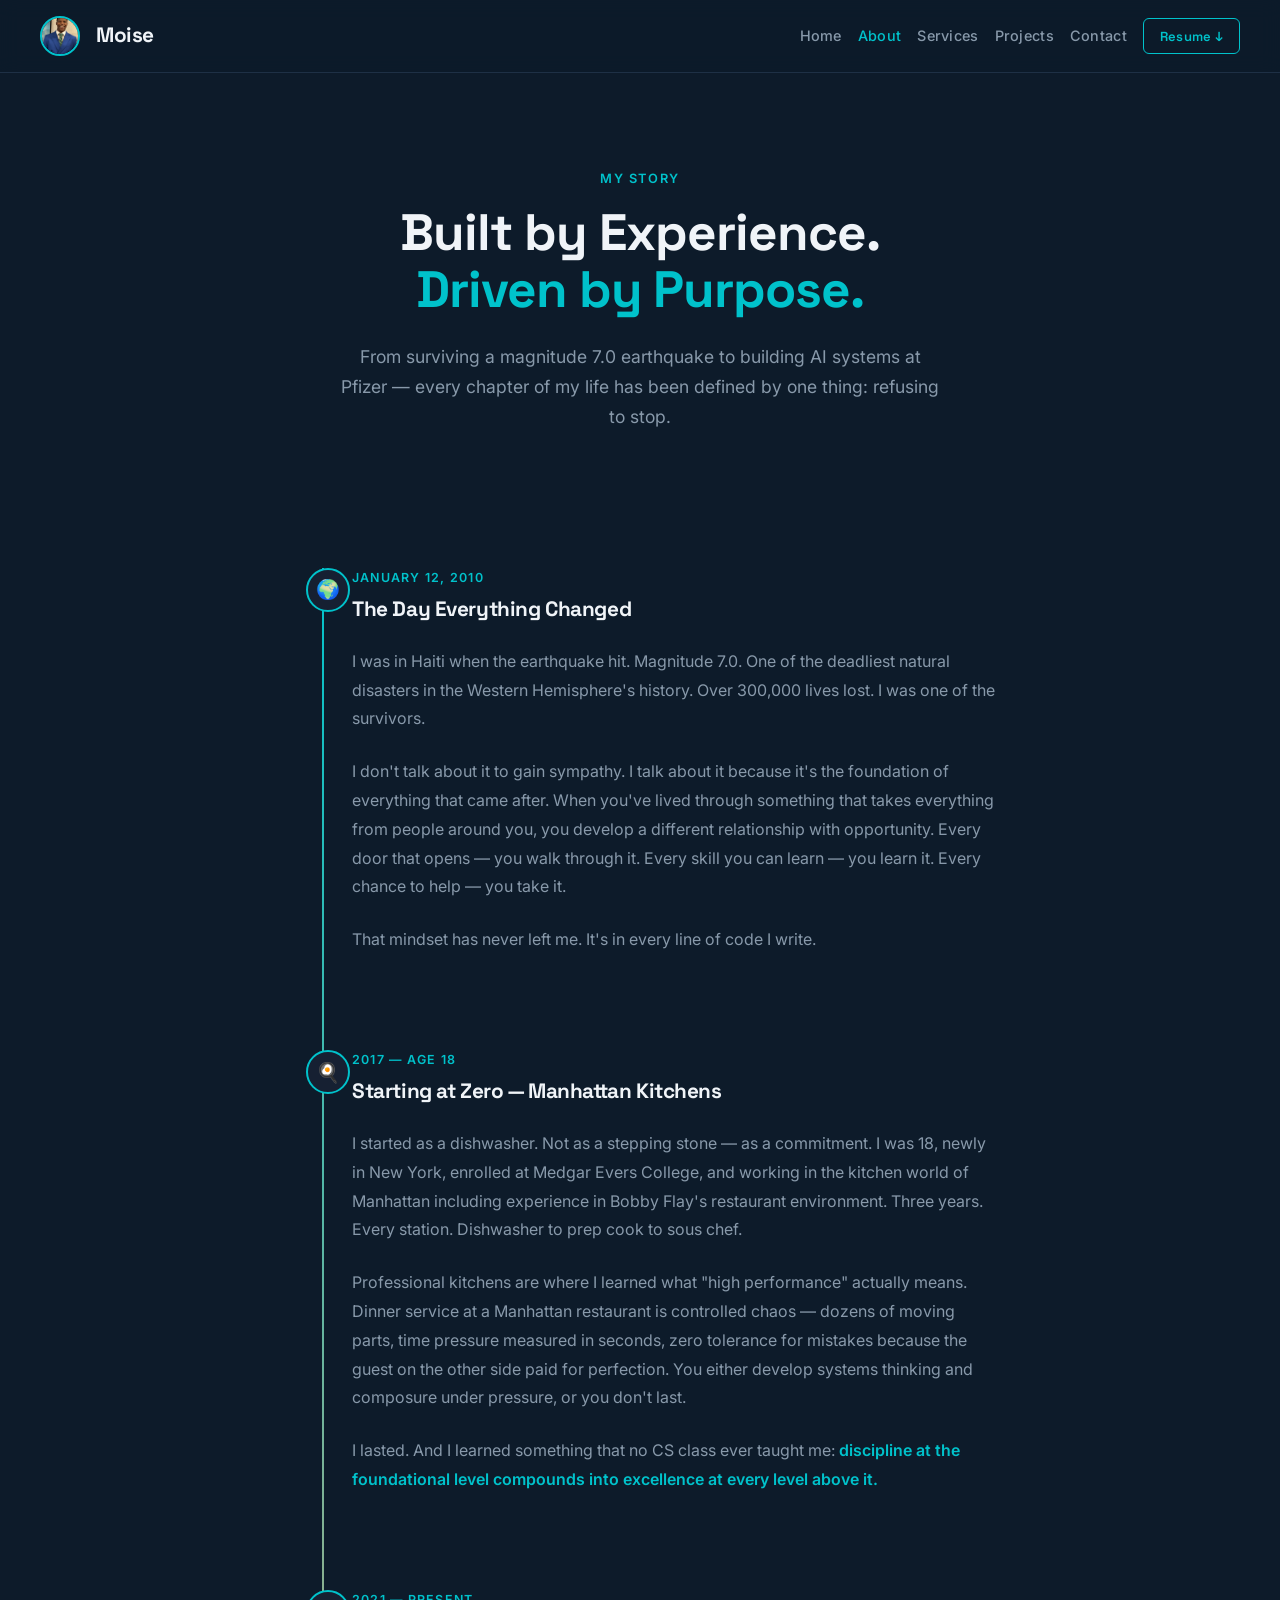
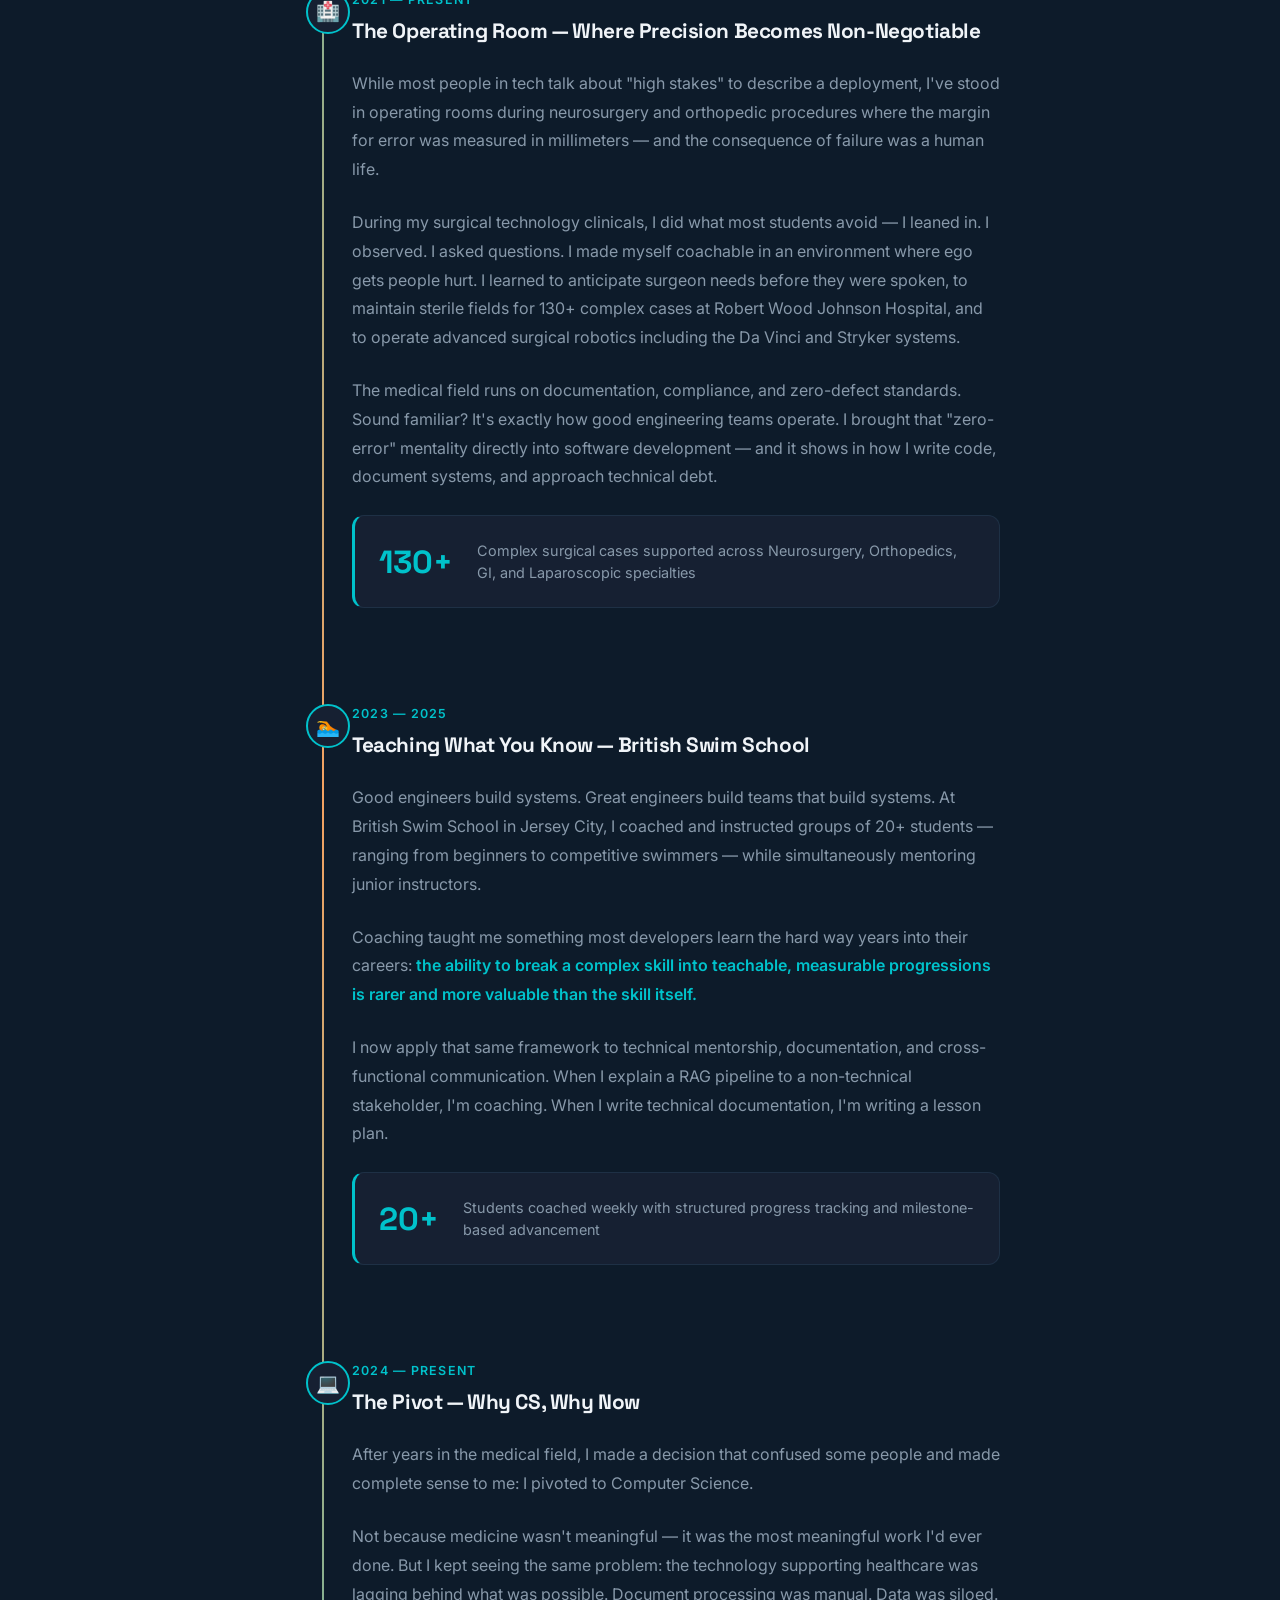
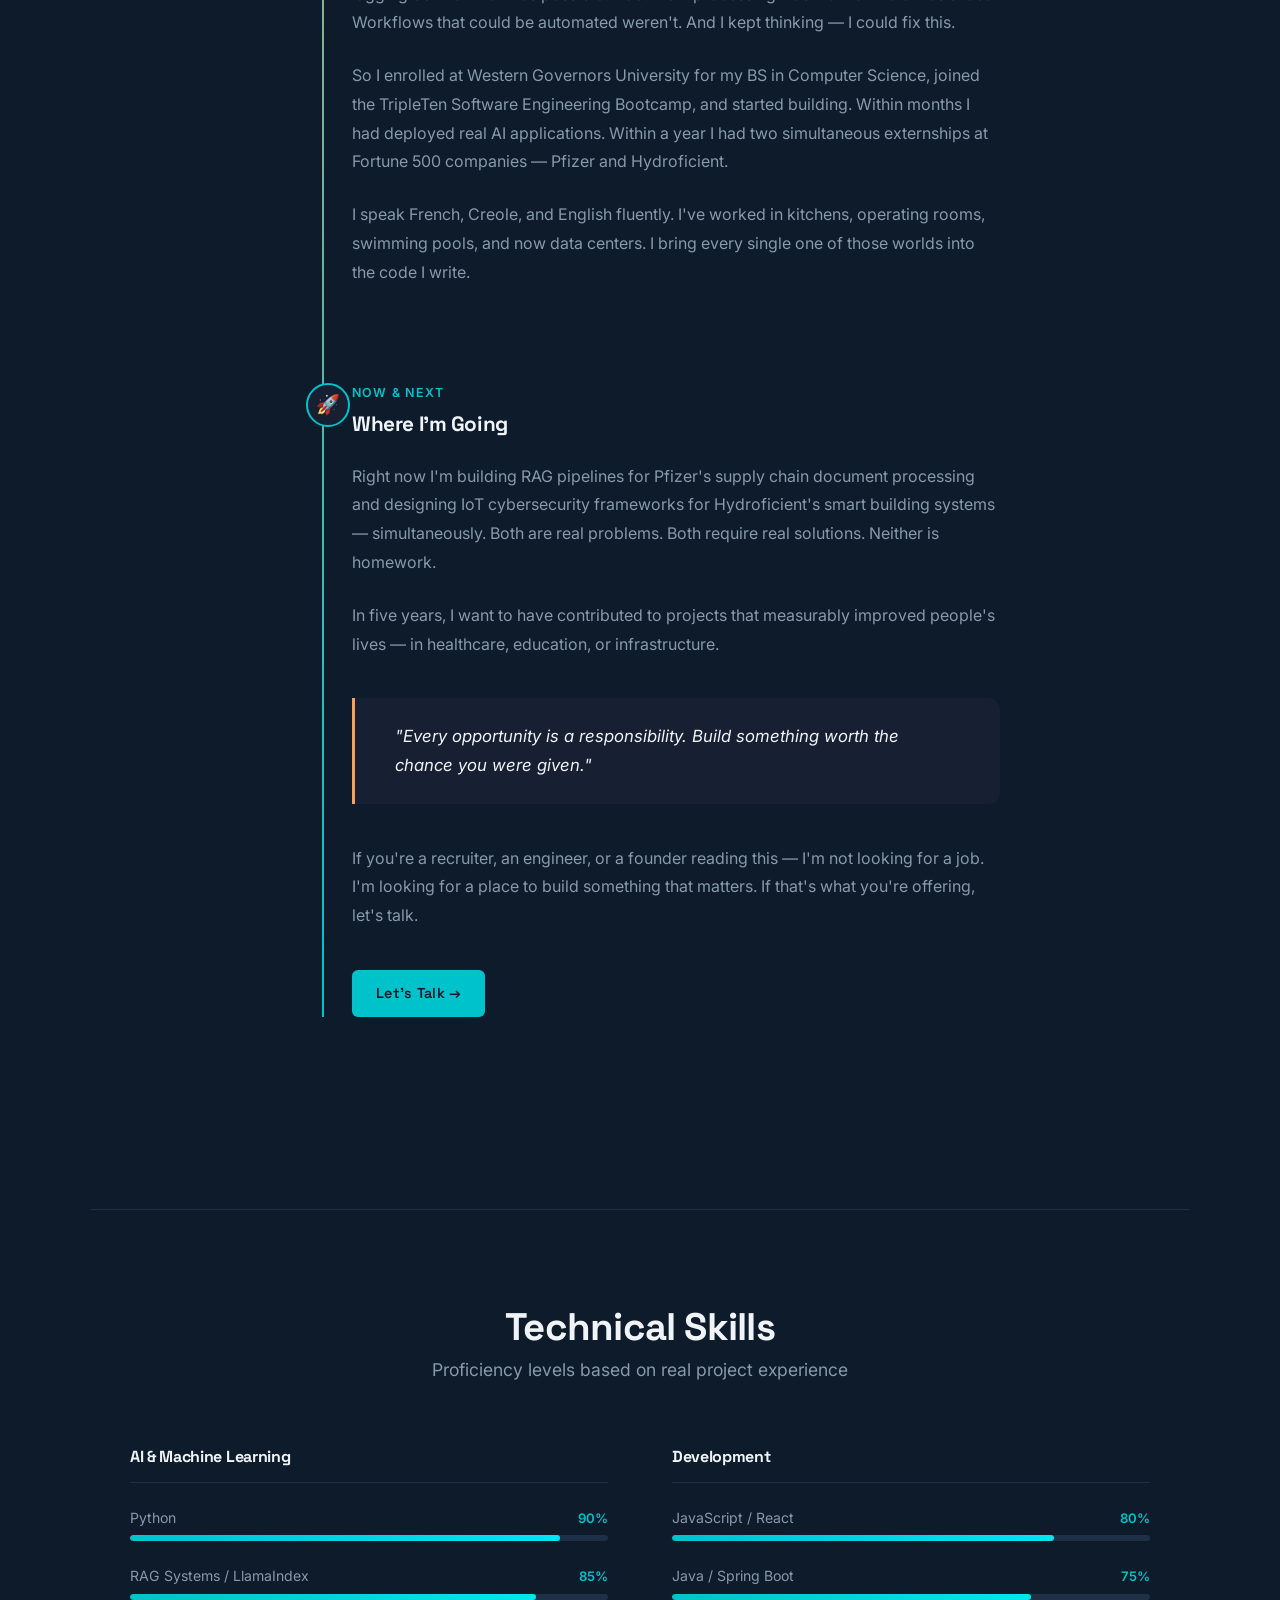
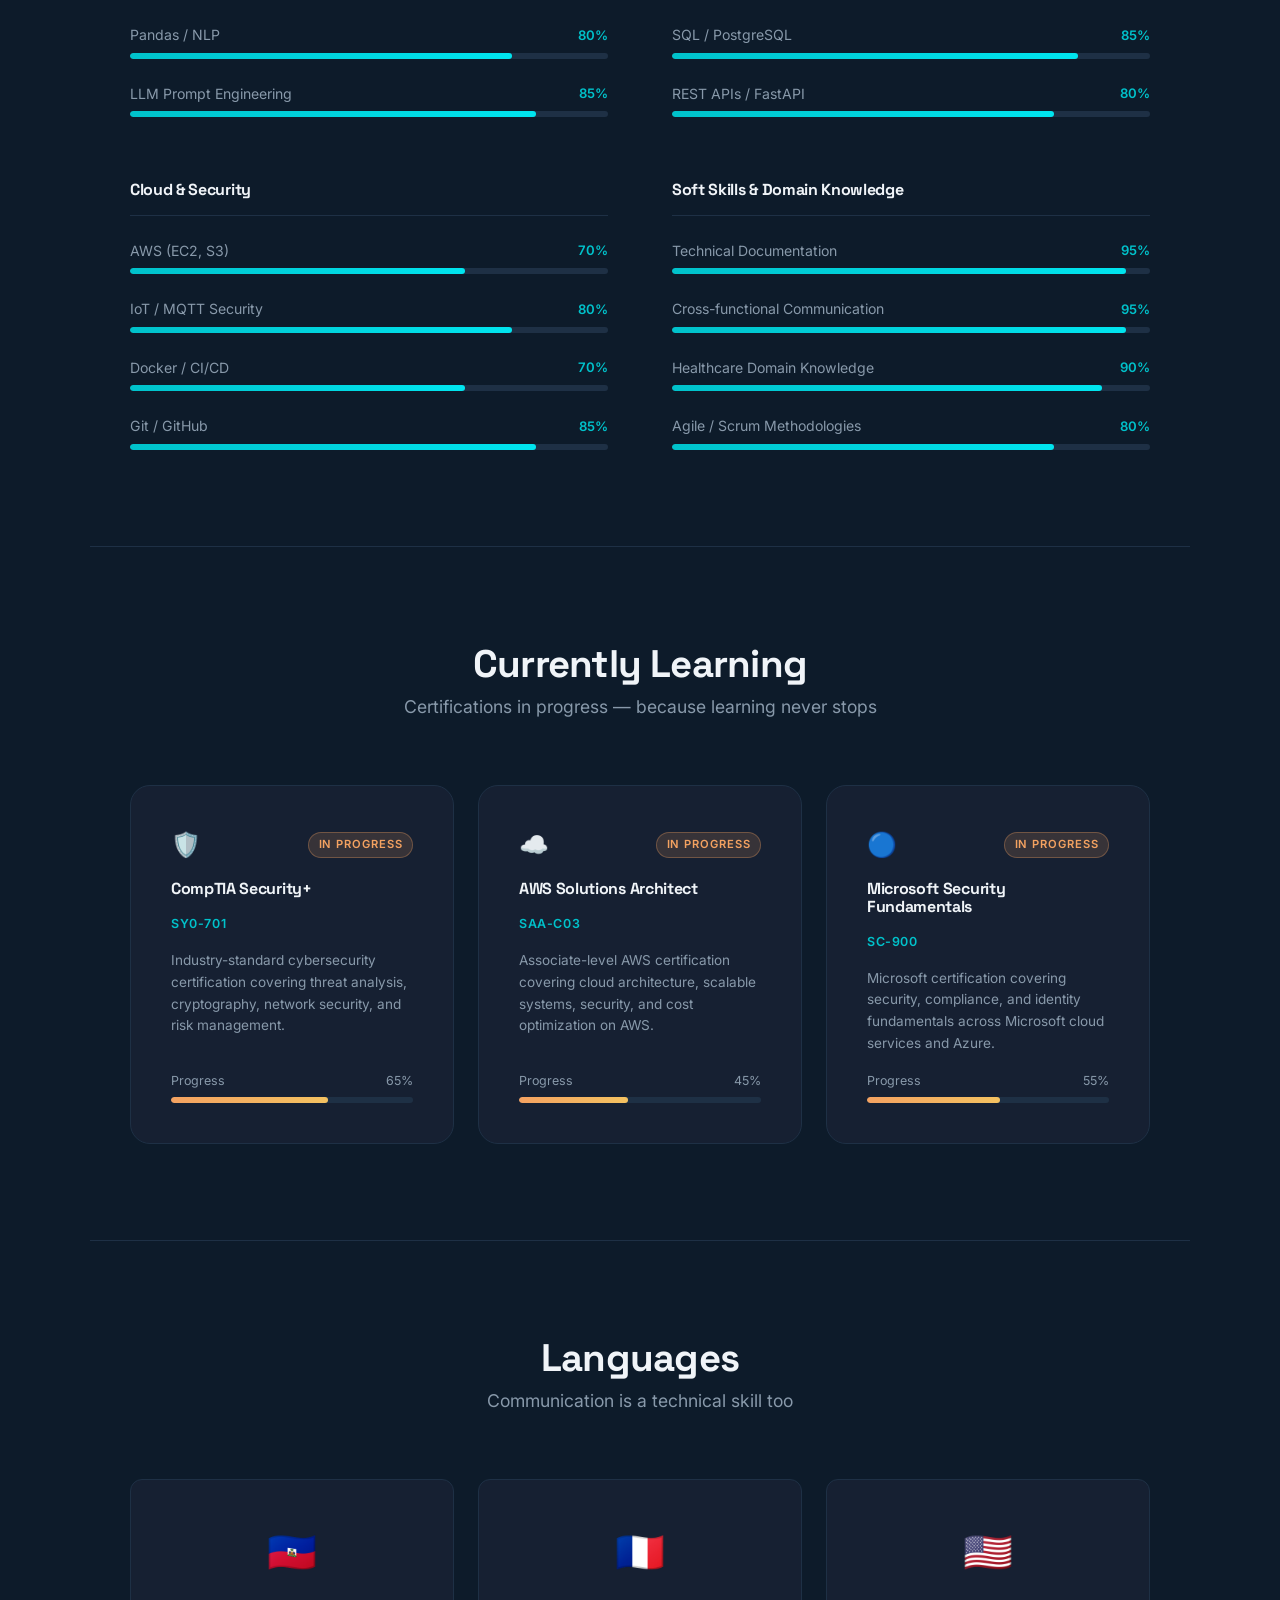
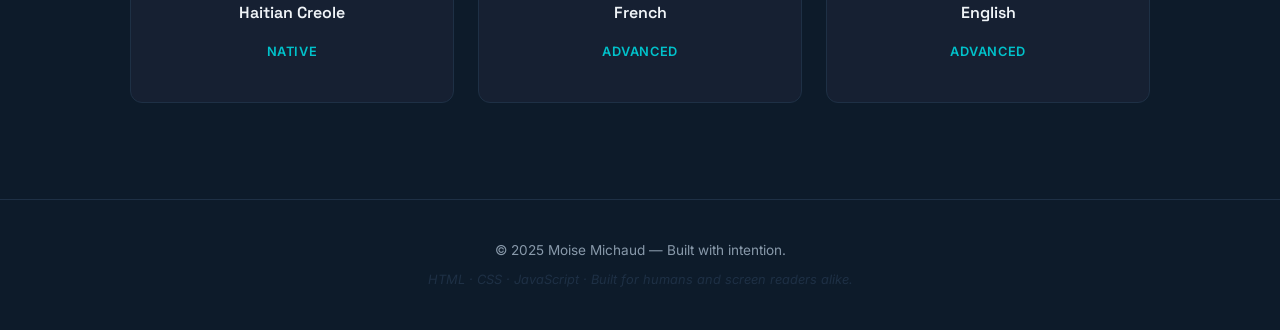
<file: about.html>
<!doctype html>
<html lang="en">
  <head>
    <meta charset="UTF-8" />
    <meta name="viewport" content="width=device-width, initial-scale=1.0" />
    <title>About | Moise Michaud</title>
    <link rel="preconnect" href="https://fonts.googleapis.com" />
    <link rel="preconnect" href="https://fonts.gstatic.com" crossorigin />
    <link
      href="https://fonts.googleapis.com/css2?family=Space+Grotesk:wght@400;600;700&family=Inter:wght@300;400;500&display=swap"
      rel="stylesheet"
    />
    <link rel="stylesheet" href="style.css" />
  </head>
  <body>
    <nav class="navbar" role="navigation" aria-label="Main navigation">
      <div class="nav-brand">
        <img
          src="images/profile.jpg"
          alt="Moise Michaud profile photo"
          class="logo-img"
        />
        <span class="brand-name">Moise</span>
      </div>
      <ul class="nav-links" id="nav-links" role="list">
        <li><a href="index.html" class="nav-link">Home</a></li>
        <li>
          <a href="about.html" class="nav-link active" aria-current="page"
            >About</a
          >
        </li>
        <li><a href="services.html" class="nav-link">Services</a></li>
        <li><a href="projects.html" class="nav-link">Projects</a></li>
        <li><a href="contact.html" class="nav-link">Contact</a></li>
        <li>
          <a
            href="resume.pdf"
            class="btn btn-resume"
            target="_blank"
            rel="noopener noreferrer"
            >Resume ↓</a
          >
        </li>
      </ul>
      <button
        class="nav-hamburger"
        id="nav-hamburger"
        aria-label="Toggle navigation"
        aria-expanded="false"
      >
        ☰
      </button>
    </nav>

    <main id="main-content">
      <section
        class="page-hero about-hero"
        aria-labelledby="about-hero-heading"
      >
        <div class="page-hero-content">
          <p class="hero-eyebrow">My Story</p>
          <h1 id="about-hero-heading" class="page-hero-title">
            Built by Experience.
            <span class="title-accent">Driven by Purpose.</span>
          </h1>
          <p class="page-hero-subtitle">
            From surviving a magnitude 7.0 earthquake to building AI systems at
            Pfizer — every chapter of my life has been defined by one thing:
            refusing to stop.
          </p>
        </div>
      </section>

      <section class="story-section" aria-labelledby="story-heading">
        <div class="timeline" role="list">
          <div
            class="timeline-item"
            role="listitem"
            aria-labelledby="chapter-1"
          >
            <div class="timeline-marker" aria-hidden="true">
              <span class="timeline-icon">🌍</span>
            </div>
            <div class="timeline-content">
              <span class="timeline-date">January 12, 2010</span>
              <h2 id="chapter-1" class="timeline-title">
                The Day Everything Changed
              </h2>
              <p>
                I was in Haiti when the earthquake hit. Magnitude 7.0. One of
                the deadliest natural disasters in the Western Hemisphere's
                history. Over 300,000 lives lost. I was one of the survivors.
              </p>
              <p>
                I don't talk about it to gain sympathy. I talk about it because
                it's the foundation of everything that came after. When you've
                lived through something that takes everything from people around
                you, you develop a different relationship with opportunity.
                Every door that opens — you walk through it. Every skill you can
                learn — you learn it. Every chance to help — you take it.
              </p>
              <p>
                That mindset has never left me. It's in every line of code I
                write.
              </p>
            </div>
          </div>

          <div
            class="timeline-item"
            role="listitem"
            aria-labelledby="chapter-2"
          >
            <div class="timeline-marker" aria-hidden="true">
              <span class="timeline-icon">🍳</span>
            </div>
            <div class="timeline-content">
              <span class="timeline-date">2017 — Age 18</span>
              <h2 id="chapter-2" class="timeline-title">
                Starting at Zero — Manhattan Kitchens
              </h2>
              <p>
                I started as a dishwasher. Not as a stepping stone — as a
                commitment. I was 18, newly in New York, enrolled at Medgar
                Evers College, and working in the kitchen world of Manhattan
                including experience in Bobby Flay's restaurant environment.
                Three years. Every station. Dishwasher to prep cook to sous
                chef.
              </p>
              <p>
                Professional kitchens are where I learned what "high
                performance" actually means. Dinner service at a Manhattan
                restaurant is controlled chaos — dozens of moving parts, time
                pressure measured in seconds, zero tolerance for mistakes
                because the guest on the other side paid for perfection. You
                either develop systems thinking and composure under pressure, or
                you don't last.
              </p>
              <p>
                I lasted. And I learned something that no CS class ever taught
                me:
                <strong
                  >discipline at the foundational level compounds into
                  excellence at every level above it.</strong
                >
              </p>
            </div>
          </div>

          <div
            class="timeline-item"
            role="listitem"
            aria-labelledby="chapter-3"
          >
            <div class="timeline-marker" aria-hidden="true">
              <span class="timeline-icon">🏥</span>
            </div>
            <div class="timeline-content">
              <span class="timeline-date">2021 — Present</span>
              <h2 id="chapter-3" class="timeline-title">
                The Operating Room — Where Precision Becomes Non-Negotiable
              </h2>
              <p>
                While most people in tech talk about "high stakes" to describe a
                deployment, I've stood in operating rooms during neurosurgery
                and orthopedic procedures where the margin for error was
                measured in millimeters — and the consequence of failure was a
                human life.
              </p>
              <p>
                During my surgical technology clinicals, I did what most
                students avoid — I leaned in. I observed. I asked questions. I
                made myself coachable in an environment where ego gets people
                hurt. I learned to anticipate surgeon needs before they were
                spoken, to maintain sterile fields for 130+ complex cases at
                Robert Wood Johnson Hospital, and to operate advanced surgical
                robotics including the Da Vinci and Stryker systems.
              </p>
              <p>
                The medical field runs on documentation, compliance, and
                zero-defect standards. Sound familiar? It's exactly how good
                engineering teams operate. I brought that "zero-error" mentality
                directly into software development — and it shows in how I write
                code, document systems, and approach technical debt.
              </p>
              <div class="story-highlight" role="note">
                <span class="highlight-number">130+</span>
                <span class="highlight-text"
                  >Complex surgical cases supported across Neurosurgery,
                  Orthopedics, GI, and Laparoscopic specialties</span
                >
              </div>
            </div>
          </div>

          <div
            class="timeline-item"
            role="listitem"
            aria-labelledby="chapter-4"
          >
            <div class="timeline-marker" aria-hidden="true">
              <span class="timeline-icon">🏊</span>
            </div>
            <div class="timeline-content">
              <span class="timeline-date">2023 — 2025</span>
              <h2 id="chapter-4" class="timeline-title">
                Teaching What You Know — British Swim School
              </h2>
              <p>
                Good engineers build systems. Great engineers build teams that
                build systems. At British Swim School in Jersey City, I coached
                and instructed groups of 20+ students — ranging from beginners
                to competitive swimmers — while simultaneously mentoring junior
                instructors.
              </p>
              <p>
                Coaching taught me something most developers learn the hard way
                years into their careers:
                <strong
                  >the ability to break a complex skill into teachable,
                  measurable progressions is rarer and more valuable than the
                  skill itself.</strong
                >
              </p>
              <p>
                I now apply that same framework to technical mentorship,
                documentation, and cross-functional communication. When I
                explain a RAG pipeline to a non-technical stakeholder, I'm
                coaching. When I write technical documentation, I'm writing a
                lesson plan.
              </p>
              <div class="story-highlight" role="note">
                <span class="highlight-number">20+</span>
                <span class="highlight-text"
                  >Students coached weekly with structured progress tracking and
                  milestone-based advancement</span
                >
              </div>
            </div>
          </div>

          <div
            class="timeline-item"
            role="listitem"
            aria-labelledby="chapter-5"
          >
            <div class="timeline-marker" aria-hidden="true">
              <span class="timeline-icon">💻</span>
            </div>
            <div class="timeline-content">
              <span class="timeline-date">2024 — Present</span>
              <h2 id="chapter-5" class="timeline-title">
                The Pivot — Why CS, Why Now
              </h2>
              <p>
                After years in the medical field, I made a decision that
                confused some people and made complete sense to me: I pivoted to
                Computer Science.
              </p>
              <p>
                Not because medicine wasn't meaningful — it was the most
                meaningful work I'd ever done. But I kept seeing the same
                problem: the technology supporting healthcare was lagging behind
                what was possible. Document processing was manual. Data was
                siloed. Workflows that could be automated weren't. And I kept
                thinking — I could fix this.
              </p>
              <p>
                So I enrolled at Western Governors University for my BS in
                Computer Science, joined the TripleTen Software Engineering
                Bootcamp, and started building. Within months I had deployed
                real AI applications. Within a year I had two simultaneous
                externships at Fortune 500 companies — Pfizer and Hydroficient.
              </p>
              <p>
                I speak French, Creole, and English fluently. I've worked in
                kitchens, operating rooms, swimming pools, and now data centers.
                I bring every single one of those worlds into the code I write.
              </p>
            </div>
          </div>

          <div
            class="timeline-item"
            role="listitem"
            aria-labelledby="chapter-6"
          >
            <div class="timeline-marker" aria-hidden="true">
              <span class="timeline-icon">🚀</span>
            </div>
            <div class="timeline-content">
              <span class="timeline-date">Now & Next</span>
              <h2 id="chapter-6" class="timeline-title">Where I'm Going</h2>
              <p>
                Right now I'm building RAG pipelines for Pfizer's supply chain
                document processing and designing IoT cybersecurity frameworks
                for Hydroficient's smart building systems — simultaneously. Both
                are real problems. Both require real solutions. Neither is
                homework.
              </p>
              <p>
                In five years, I want to have contributed to projects that
                measurably improved people's lives — in healthcare, education,
                or infrastructure.
              </p>
              <blockquote class="story-quote">
                "Every opportunity is a responsibility. Build something worth
                the chance you were given."
              </blockquote>
              <p>
                If you're a recruiter, an engineer, or a founder reading this —
                I'm not looking for a job. I'm looking for a place to build
                something that matters. If that's what you're offering, let's
                talk.
              </p>
              <a
                href="contact.html"
                class="btn btn-primary"
                style="margin-top: 1rem; display: inline-flex"
                >Let's Talk →</a
              >
            </div>
          </div>
        </div>
      </section>

      <section
        class="skills-visual-section"
        aria-labelledby="skills-visual-heading"
      >
        <div class="section-header">
          <h2 id="skills-visual-heading" class="section-title">
            Technical Skills
          </h2>
          <p class="section-subtitle">
            Proficiency levels based on real project experience
          </p>
        </div>
        <div class="skills-grid">
          <div class="skill-category">
            <h3 class="skill-category-title">AI & Machine Learning</h3>
            <div class="skill-bars">
              <div class="skill-bar-item">
                <div class="skill-bar-label">
                  <span>Python</span><span class="skill-bar-pct">90%</span>
                </div>
                <div
                  class="skill-bar-track"
                  role="progressbar"
                  aria-valuenow="90"
                  aria-valuemin="0"
                  aria-valuemax="100"
                  aria-label="Python 90%"
                >
                  <div class="skill-bar-fill" style="width: 90%"></div>
                </div>
              </div>
              <div class="skill-bar-item">
                <div class="skill-bar-label">
                  <span>RAG Systems / LlamaIndex</span
                  ><span class="skill-bar-pct">85%</span>
                </div>
                <div
                  class="skill-bar-track"
                  role="progressbar"
                  aria-valuenow="85"
                  aria-valuemin="0"
                  aria-valuemax="100"
                  aria-label="RAG 85%"
                >
                  <div class="skill-bar-fill" style="width: 85%"></div>
                </div>
              </div>
              <div class="skill-bar-item">
                <div class="skill-bar-label">
                  <span>Pandas / NLP</span
                  ><span class="skill-bar-pct">80%</span>
                </div>
                <div
                  class="skill-bar-track"
                  role="progressbar"
                  aria-valuenow="80"
                  aria-valuemin="0"
                  aria-valuemax="100"
                  aria-label="Pandas 80%"
                >
                  <div class="skill-bar-fill" style="width: 80%"></div>
                </div>
              </div>
              <div class="skill-bar-item">
                <div class="skill-bar-label">
                  <span>LLM Prompt Engineering</span
                  ><span class="skill-bar-pct">85%</span>
                </div>
                <div
                  class="skill-bar-track"
                  role="progressbar"
                  aria-valuenow="85"
                  aria-valuemin="0"
                  aria-valuemax="100"
                  aria-label="Prompt Eng 85%"
                >
                  <div class="skill-bar-fill" style="width: 85%"></div>
                </div>
              </div>
            </div>
          </div>
          <div class="skill-category">
            <h3 class="skill-category-title">Development</h3>
            <div class="skill-bars">
              <div class="skill-bar-item">
                <div class="skill-bar-label">
                  <span>JavaScript / React</span
                  ><span class="skill-bar-pct">80%</span>
                </div>
                <div
                  class="skill-bar-track"
                  role="progressbar"
                  aria-valuenow="80"
                  aria-valuemin="0"
                  aria-valuemax="100"
                  aria-label="JS 80%"
                >
                  <div class="skill-bar-fill" style="width: 80%"></div>
                </div>
              </div>
              <div class="skill-bar-item">
                <div class="skill-bar-label">
                  <span>Java / Spring Boot</span
                  ><span class="skill-bar-pct">75%</span>
                </div>
                <div
                  class="skill-bar-track"
                  role="progressbar"
                  aria-valuenow="75"
                  aria-valuemin="0"
                  aria-valuemax="100"
                  aria-label="Java 75%"
                >
                  <div class="skill-bar-fill" style="width: 75%"></div>
                </div>
              </div>
              <div class="skill-bar-item">
                <div class="skill-bar-label">
                  <span>SQL / PostgreSQL</span
                  ><span class="skill-bar-pct">85%</span>
                </div>
                <div
                  class="skill-bar-track"
                  role="progressbar"
                  aria-valuenow="85"
                  aria-valuemin="0"
                  aria-valuemax="100"
                  aria-label="SQL 85%"
                >
                  <div class="skill-bar-fill" style="width: 85%"></div>
                </div>
              </div>
              <div class="skill-bar-item">
                <div class="skill-bar-label">
                  <span>REST APIs / FastAPI</span
                  ><span class="skill-bar-pct">80%</span>
                </div>
                <div
                  class="skill-bar-track"
                  role="progressbar"
                  aria-valuenow="80"
                  aria-valuemin="0"
                  aria-valuemax="100"
                  aria-label="API 80%"
                >
                  <div class="skill-bar-fill" style="width: 80%"></div>
                </div>
              </div>
            </div>
          </div>
          <div class="skill-category">
            <h3 class="skill-category-title">Cloud & Security</h3>
            <div class="skill-bars">
              <div class="skill-bar-item">
                <div class="skill-bar-label">
                  <span>AWS (EC2, S3)</span
                  ><span class="skill-bar-pct">70%</span>
                </div>
                <div
                  class="skill-bar-track"
                  role="progressbar"
                  aria-valuenow="70"
                  aria-valuemin="0"
                  aria-valuemax="100"
                  aria-label="AWS 70%"
                >
                  <div class="skill-bar-fill" style="width: 70%"></div>
                </div>
              </div>
              <div class="skill-bar-item">
                <div class="skill-bar-label">
                  <span>IoT / MQTT Security</span
                  ><span class="skill-bar-pct">80%</span>
                </div>
                <div
                  class="skill-bar-track"
                  role="progressbar"
                  aria-valuenow="80"
                  aria-valuemin="0"
                  aria-valuemax="100"
                  aria-label="IoT 80%"
                >
                  <div class="skill-bar-fill" style="width: 80%"></div>
                </div>
              </div>
              <div class="skill-bar-item">
                <div class="skill-bar-label">
                  <span>Docker / CI/CD</span
                  ><span class="skill-bar-pct">70%</span>
                </div>
                <div
                  class="skill-bar-track"
                  role="progressbar"
                  aria-valuenow="70"
                  aria-valuemin="0"
                  aria-valuemax="100"
                  aria-label="Docker 70%"
                >
                  <div class="skill-bar-fill" style="width: 70%"></div>
                </div>
              </div>
              <div class="skill-bar-item">
                <div class="skill-bar-label">
                  <span>Git / GitHub</span
                  ><span class="skill-bar-pct">85%</span>
                </div>
                <div
                  class="skill-bar-track"
                  role="progressbar"
                  aria-valuenow="85"
                  aria-valuemin="0"
                  aria-valuemax="100"
                  aria-label="Git 85%"
                >
                  <div class="skill-bar-fill" style="width: 85%"></div>
                </div>
              </div>
            </div>
          </div>
          <div class="skill-category">
            <h3 class="skill-category-title">Soft Skills & Domain Knowledge</h3>
            <div class="skill-bars">
              <div class="skill-bar-item">
                <div class="skill-bar-label">
                  <span>Technical Documentation</span
                  ><span class="skill-bar-pct">95%</span>
                </div>
                <div
                  class="skill-bar-track"
                  role="progressbar"
                  aria-valuenow="95"
                  aria-valuemin="0"
                  aria-valuemax="100"
                  aria-label="Docs 95%"
                >
                  <div class="skill-bar-fill" style="width: 95%"></div>
                </div>
              </div>
              <div class="skill-bar-item">
                <div class="skill-bar-label">
                  <span>Cross-functional Communication</span
                  ><span class="skill-bar-pct">95%</span>
                </div>
                <div
                  class="skill-bar-track"
                  role="progressbar"
                  aria-valuenow="95"
                  aria-valuemin="0"
                  aria-valuemax="100"
                  aria-label="Comms 95%"
                >
                  <div class="skill-bar-fill" style="width: 95%"></div>
                </div>
              </div>
              <div class="skill-bar-item">
                <div class="skill-bar-label">
                  <span>Healthcare Domain Knowledge</span
                  ><span class="skill-bar-pct">90%</span>
                </div>
                <div
                  class="skill-bar-track"
                  role="progressbar"
                  aria-valuenow="90"
                  aria-valuemin="0"
                  aria-valuemax="100"
                  aria-label="Healthcare 90%"
                >
                  <div class="skill-bar-fill" style="width: 90%"></div>
                </div>
              </div>
              <div class="skill-bar-item">
                <div class="skill-bar-label">
                  <span>Agile / Scrum Methodologies</span
                  ><span class="skill-bar-pct">80%</span>
                </div>
                <div
                  class="skill-bar-track"
                  role="progressbar"
                  aria-valuenow="80"
                  aria-valuemin="0"
                  aria-valuemax="100"
                  aria-label="Agile 80%"
                >
                  <div class="skill-bar-fill" style="width: 80%"></div>
                </div>
              </div>
            </div>
          </div>
        </div>
      </section>

      <section class="learning-section" aria-labelledby="learning-heading">
        <div class="section-header">
          <h2 id="learning-heading" class="section-title">
            Currently Learning
          </h2>
          <p class="section-subtitle">
            Certifications in progress — because learning never stops
          </p>
        </div>
        <div class="cert-grid">
          <div class="cert-card">
            <div class="cert-card-header">
              <div class="cert-icon" aria-hidden="true">🛡️</div>
              <div class="cert-status cert-status--active">In Progress</div>
            </div>
            <h3 class="cert-title">CompTIA Security+</h3>
            <p class="cert-code">SY0-701</p>
            <p class="cert-desc">
              Industry-standard cybersecurity certification covering threat
              analysis, cryptography, network security, and risk management.
            </p>
            <div class="cert-progress-wrap">
              <div class="cert-progress-label">
                <span>Progress</span><span>65%</span>
              </div>
              <div
                class="cert-progress-track"
                role="progressbar"
                aria-valuenow="65"
                aria-valuemin="0"
                aria-valuemax="100"
                aria-label="Security+ 65%"
              >
                <div class="cert-progress-fill" style="width: 65%"></div>
              </div>
            </div>
          </div>
          <div class="cert-card">
            <div class="cert-card-header">
              <div class="cert-icon" aria-hidden="true">☁️</div>
              <div class="cert-status cert-status--active">In Progress</div>
            </div>
            <h3 class="cert-title">AWS Solutions Architect</h3>
            <p class="cert-code">SAA-C03</p>
            <p class="cert-desc">
              Associate-level AWS certification covering cloud architecture,
              scalable systems, security, and cost optimization on AWS.
            </p>
            <div class="cert-progress-wrap">
              <div class="cert-progress-label">
                <span>Progress</span><span>45%</span>
              </div>
              <div
                class="cert-progress-track"
                role="progressbar"
                aria-valuenow="45"
                aria-valuemin="0"
                aria-valuemax="100"
                aria-label="AWS 45%"
              >
                <div class="cert-progress-fill" style="width: 45%"></div>
              </div>
            </div>
          </div>
          <div class="cert-card">
            <div class="cert-card-header">
              <div class="cert-icon" aria-hidden="true">🔵</div>
              <div class="cert-status cert-status--active">In Progress</div>
            </div>
            <h3 class="cert-title">Microsoft Security Fundamentals</h3>
            <p class="cert-code">SC-900</p>
            <p class="cert-desc">
              Microsoft certification covering security, compliance, and
              identity fundamentals across Microsoft cloud services and Azure.
            </p>
            <div class="cert-progress-wrap">
              <div class="cert-progress-label">
                <span>Progress</span><span>55%</span>
              </div>
              <div
                class="cert-progress-track"
                role="progressbar"
                aria-valuenow="55"
                aria-valuemin="0"
                aria-valuemax="100"
                aria-label="SC-900 55%"
              >
                <div class="cert-progress-fill" style="width: 55%"></div>
              </div>
            </div>
          </div>
        </div>
      </section>

      <section class="languages-section" aria-labelledby="languages-heading">
        <div class="section-header">
          <h2 id="languages-heading" class="section-title">Languages</h2>
          <p class="section-subtitle">Communication is a technical skill too</p>
        </div>
        <div class="languages-grid">
          <div class="language-card">
            <span class="language-flag" aria-hidden="true">🇭🇹</span
            ><span class="language-name">Haitian Creole</span
            ><span class="language-level">Native</span>
          </div>
          <div class="language-card">
            <span class="language-flag" aria-hidden="true">🇫🇷</span
            ><span class="language-name">French</span
            ><span class="language-level">Advanced</span>
          </div>
          <div class="language-card">
            <span class="language-flag" aria-hidden="true">🇺🇸</span
            ><span class="language-name">English</span
            ><span class="language-level">Advanced</span>
          </div>
        </div>
      </section>
    </main>

    <footer class="site-footer" role="contentinfo">
      <div class="footer-content">
        <p class="footer-copy">
          &copy; 2025 Moise Michaud &mdash; Built with intention.
        </p>
        <p class="footer-stack">
          <em
            >HTML · CSS · JavaScript · Built for humans and screen readers
            alike.</em
          >
        </p>
      </div>
    </footer>

    <script src="script.js"></script>
  </body>
</html>
</file>
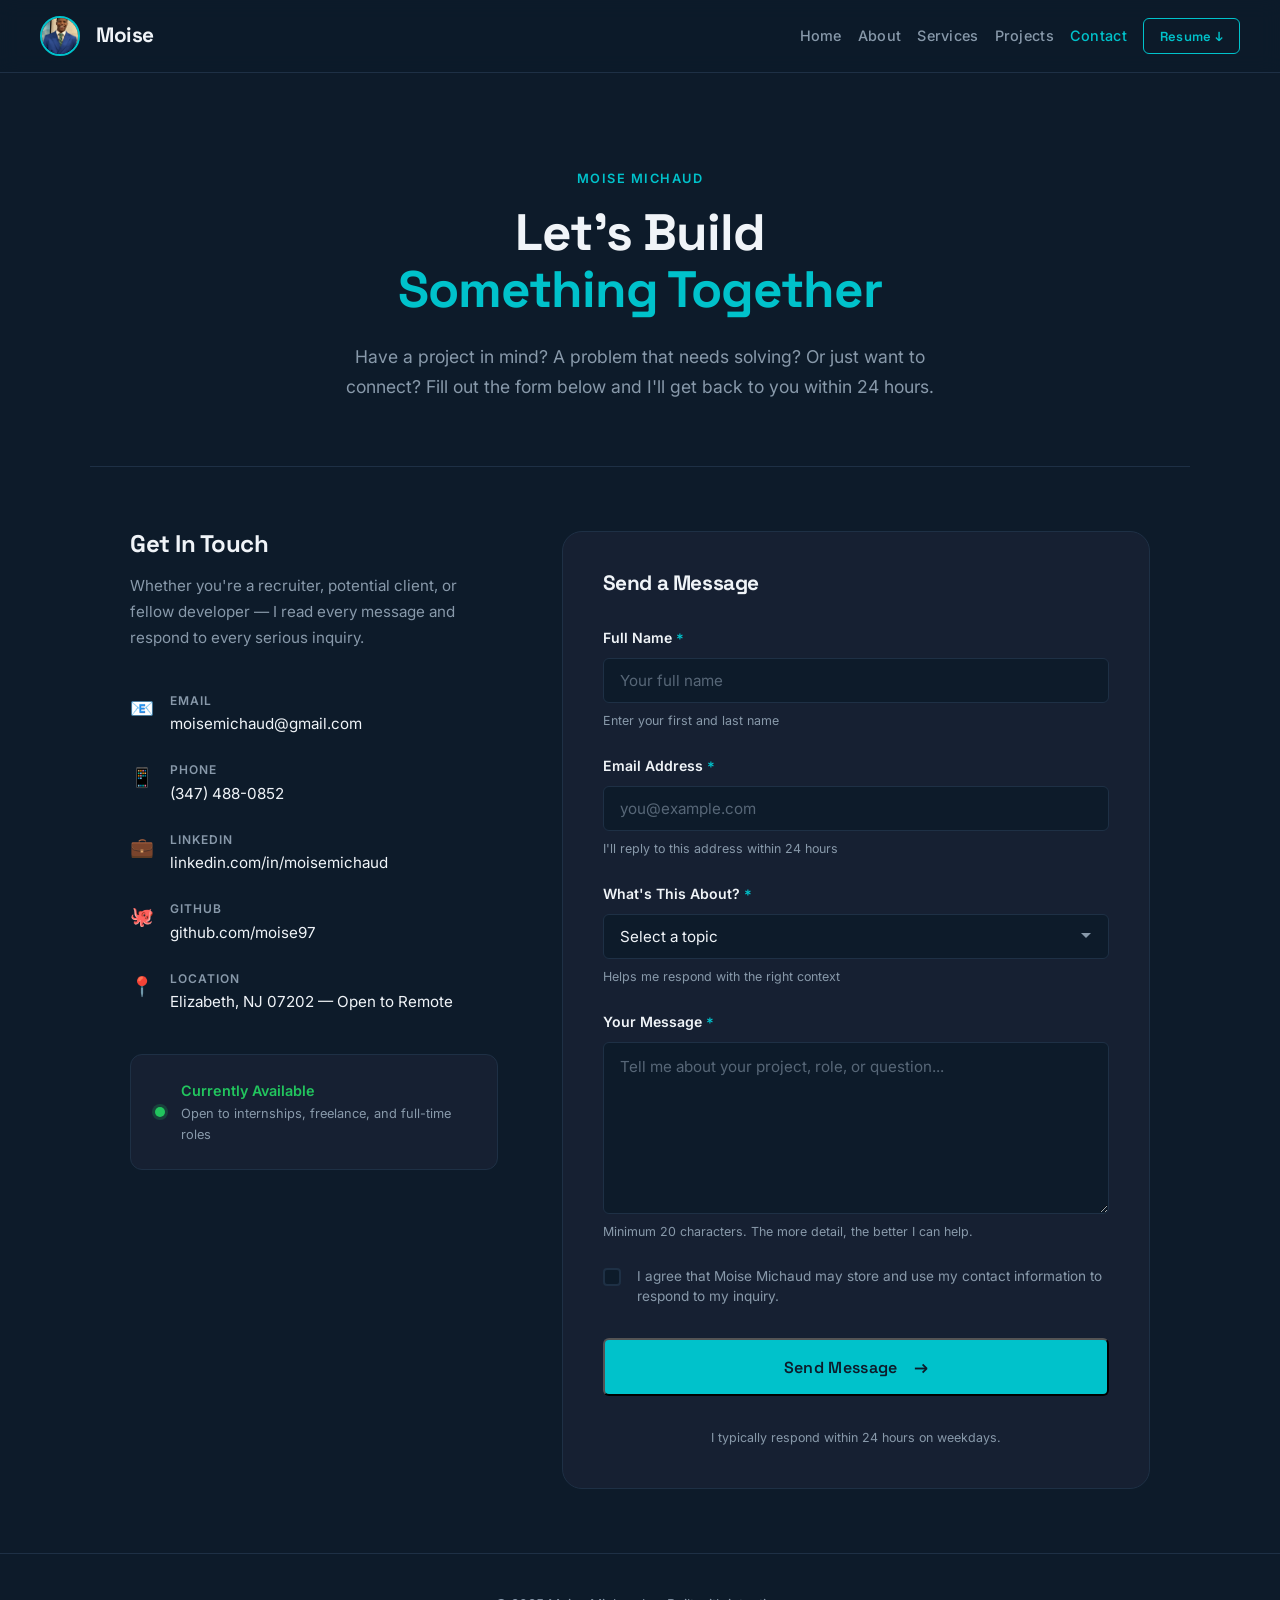
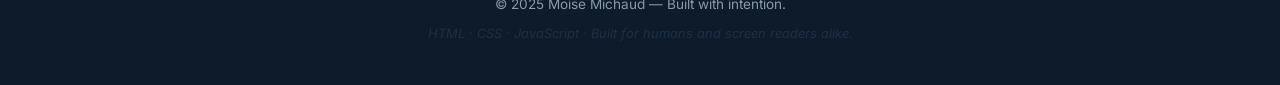
<file: contact.html>
<!doctype html>
<html lang="en">
  <head>
    <meta charset="UTF-8" />
    <meta name="viewport" content="width=device-width, initial-scale=1.0" />
    <title>Contact | Moise Michaud</title>
    <link rel="preconnect" href="https://fonts.googleapis.com" />
    <link rel="preconnect" href="https://fonts.gstatic.com" crossorigin />
    <link
      href="https://fonts.googleapis.com/css2?family=Space+Grotesk:wght@400;600;700&family=Inter:wght@300;400;500&display=swap"
      rel="stylesheet"
    />
    <link rel="stylesheet" href="style.css" />
  </head>
  <body>
    <nav class="navbar" role="navigation" aria-label="Main navigation">
      <div class="nav-brand">
        <img
          src="images/profile.jpg"
          alt="Moise Michaud profile photo"
          class="logo-img"
        />
        <span class="brand-name">Moise</span>
      </div>
      <ul class="nav-links" id="nav-links" role="list">
        <li><a href="index.html" class="nav-link">Home</a></li>
        <li><a href="about.html" class="nav-link">About</a></li>
        <li><a href="services.html" class="nav-link">Services</a></li>
        <li><a href="projects.html" class="nav-link">Projects</a></li>
        <li>
          <a href="contact.html" class="nav-link active" aria-current="page"
            >Contact</a
          >
        </li>
        <li>
          <a
            href="resume.pdf"
            class="btn btn-resume"
            target="_blank"
            rel="noopener noreferrer"
            >Resume ↓</a
          >
        </li>
      </ul>
      <button
        class="nav-hamburger"
        id="nav-hamburger"
        aria-label="Toggle navigation"
        aria-expanded="false"
      >
        ☰
      </button>
    </nav>

    <main id="main-content">
      <section class="page-hero" aria-labelledby="contact-hero-heading">
        <div class="page-hero-content">
          <p class="hero-eyebrow">Moise Michaud</p>
          <h1 id="contact-hero-heading" class="page-hero-title">
            Let's Build <span class="title-accent">Something Together</span>
          </h1>
          <p class="page-hero-subtitle">
            Have a project in mind? A problem that needs solving? Or just want
            to connect? Fill out the form below and I'll get back to you within
            24 hours.
          </p>
        </div>
      </section>

      <section class="contact-section" aria-labelledby="contact-form-heading">
        <div class="contact-grid">
          <aside class="contact-info" aria-label="Contact information">
            <div class="contact-info-block">
              <h2 id="contact-form-heading" class="contact-info-title">
                Get In Touch
              </h2>
              <p class="contact-info-desc">
                Whether you're a recruiter, potential client, or fellow
                developer — I read every message and respond to every serious
                inquiry.
              </p>
            </div>
            <ul
              class="contact-details-list"
              role="list"
              aria-label="Contact details"
            >
              <li class="contact-detail-item">
                <div class="contact-detail-icon" aria-hidden="true">📧</div>
                <div class="contact-detail-content">
                  <span class="contact-detail-label">Email</span>
                  <a
                    href="mailto:moisemichaud@gmail.com"
                    class="contact-detail-value"
                    >moisemichaud@gmail.com</a
                  >
                </div>
              </li>
              <li class="contact-detail-item">
                <div class="contact-detail-icon" aria-hidden="true">📱</div>
                <div class="contact-detail-content">
                  <span class="contact-detail-label">Phone</span>
                  <a href="tel:+13474880852" class="contact-detail-value"
                    >(347) 488-0852</a
                  >
                </div>
              </li>
              <li class="contact-detail-item">
                <div class="contact-detail-icon" aria-hidden="true">💼</div>
                <div class="contact-detail-content">
                  <span class="contact-detail-label">LinkedIn</span>
                  <a
                    href="https://www.linkedin.com/in/moisemichaud"
                    class="contact-detail-value"
                    target="_blank"
                    rel="noopener noreferrer"
                    >linkedin.com/in/moisemichaud</a
                  >
                </div>
              </li>
              <li class="contact-detail-item">
                <div class="contact-detail-icon" aria-hidden="true">🐙</div>
                <div class="contact-detail-content">
                  <span class="contact-detail-label">GitHub</span>
                  <a
                    href="https://github.com/moise97"
                    class="contact-detail-value"
                    target="_blank"
                    rel="noopener noreferrer"
                    >github.com/moise97</a
                  >
                </div>
              </li>
              <li class="contact-detail-item">
                <div class="contact-detail-icon" aria-hidden="true">📍</div>
                <div class="contact-detail-content">
                  <span class="contact-detail-label">Location</span>
                  <span class="contact-detail-value"
                    >Elizabeth, NJ 07202 — Open to Remote</span
                  >
                </div>
              </li>
            </ul>
            <div
              class="availability-card"
              role="status"
              aria-label="Current availability status"
            >
              <div class="availability-indicator" aria-hidden="true">
                <span class="availability-dot"></span>
              </div>
              <div class="availability-text">
                <span class="availability-title">Currently Available</span>
                <span class="availability-desc"
                  >Open to internships, freelance, and full-time roles</span
                >
              </div>
            </div>
          </aside>

          <div class="contact-form-wrap">
            <form
              class="contact-form"
              action="#"
              method="POST"
              aria-label="Contact form"
              novalidate
            >
              <h2 class="form-title">Send a Message</h2>
              <div class="form-group">
                <label for="name" class="form-label"
                  >Full Name
                  <span class="form-required" aria-label="required"
                    >*</span
                  ></label
                >
                <input
                  type="text"
                  id="name"
                  name="name"
                  class="form-input"
                  placeholder="Your full name"
                  required
                  autocomplete="name"
                  aria-describedby="name-hint"
                />
                <span id="name-hint" class="form-hint"
                  >Enter your first and last name</span
                >
              </div>
              <div class="form-group">
                <label for="email" class="form-label"
                  >Email Address
                  <span class="form-required" aria-label="required"
                    >*</span
                  ></label
                >
                <input
                  type="email"
                  id="email"
                  name="email"
                  class="form-input"
                  placeholder="you@example.com"
                  required
                  autocomplete="email"
                  aria-describedby="email-hint"
                />
                <span id="email-hint" class="form-hint"
                  >I'll reply to this address within 24 hours</span
                >
              </div>
              <div class="form-group">
                <label for="subject" class="form-label"
                  >What's This About?
                  <span class="form-required" aria-label="required"
                    >*</span
                  ></label
                >
                <select
                  id="subject"
                  name="subject"
                  class="form-input form-select"
                  required
                  aria-describedby="subject-hint"
                >
                  <option value="" disabled selected>Select a topic</option>
                  <option value="job-opportunity">
                    Job Opportunity / Recruitment
                  </option>
                  <option value="freelance">Freelance Project</option>
                  <option value="ai-ml">AI & Machine Learning Service</option>
                  <option value="cybersecurity">
                    Cybersecurity Consulting
                  </option>
                  <option value="collaboration">
                    Collaboration / Partnership
                  </option>
                  <option value="other">Something Else</option>
                </select>
                <span id="subject-hint" class="form-hint"
                  >Helps me respond with the right context</span
                >
              </div>
              <div class="form-group">
                <label for="message" class="form-label"
                  >Your Message
                  <span class="form-required" aria-label="required"
                    >*</span
                  ></label
                >
                <textarea
                  id="message"
                  name="message"
                  class="form-input form-textarea"
                  placeholder="Tell me about your project, role, or question..."
                  required
                  rows="6"
                  aria-describedby="message-hint"
                  minlength="20"
                ></textarea>
                <span id="message-hint" class="form-hint"
                  >Minimum 20 characters. The more detail, the better I can
                  help.</span
                >
              </div>
              <div class="form-group form-group--checkbox">
                <label class="checkbox-label" for="consent">
                  <input
                    type="checkbox"
                    id="consent"
                    name="consent"
                    class="checkbox-input"
                    required
                  />
                  <span class="checkbox-custom" aria-hidden="true"></span>
                  <span class="checkbox-text"
                    >I agree that Moise Michaud may store and use my contact
                    information to respond to my inquiry.</span
                  >
                </label>
              </div>
              <button
                type="submit"
                class="btn btn-primary btn-submit"
                aria-describedby="submit-hint"
              >
                Send Message <span class="btn-arrow" aria-hidden="true">→</span>
              </button>
              <span
                id="submit-hint"
                class="form-hint"
                style="text-align: center; display: block; margin-top: 0.5rem"
                >I typically respond within 24 hours on weekdays.</span
              >
            </form>
          </div>
        </div>
      </section>
    </main>

    <footer class="site-footer" role="contentinfo">
      <div class="footer-content">
        <p class="footer-copy">
          &copy; 2025 Moise Michaud &mdash; Built with intention.
        </p>
        <p class="footer-stack">
          <em
            >HTML · CSS · JavaScript · Built for humans and screen readers
            alike.</em
          >
        </p>
      </div>
    </footer>

    <script src="script.js"></script>
  </body>
</html>
</file>
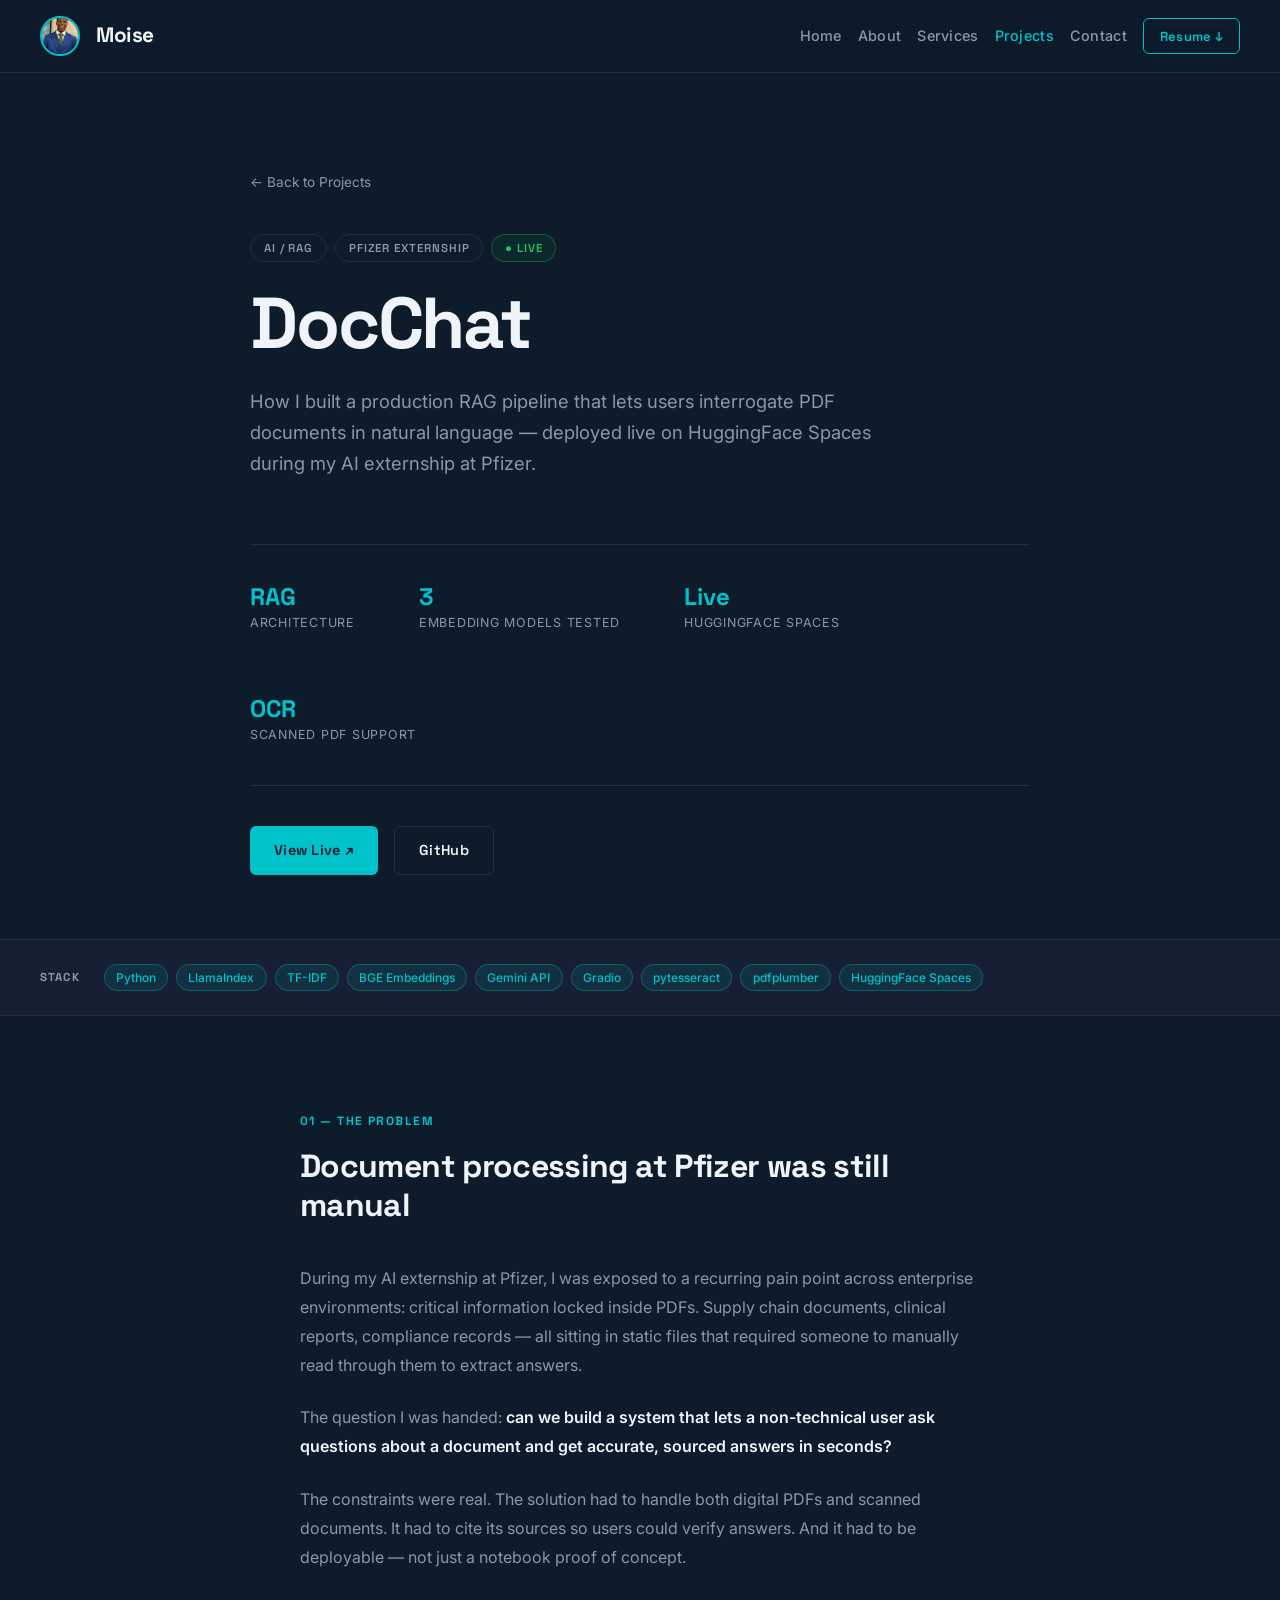
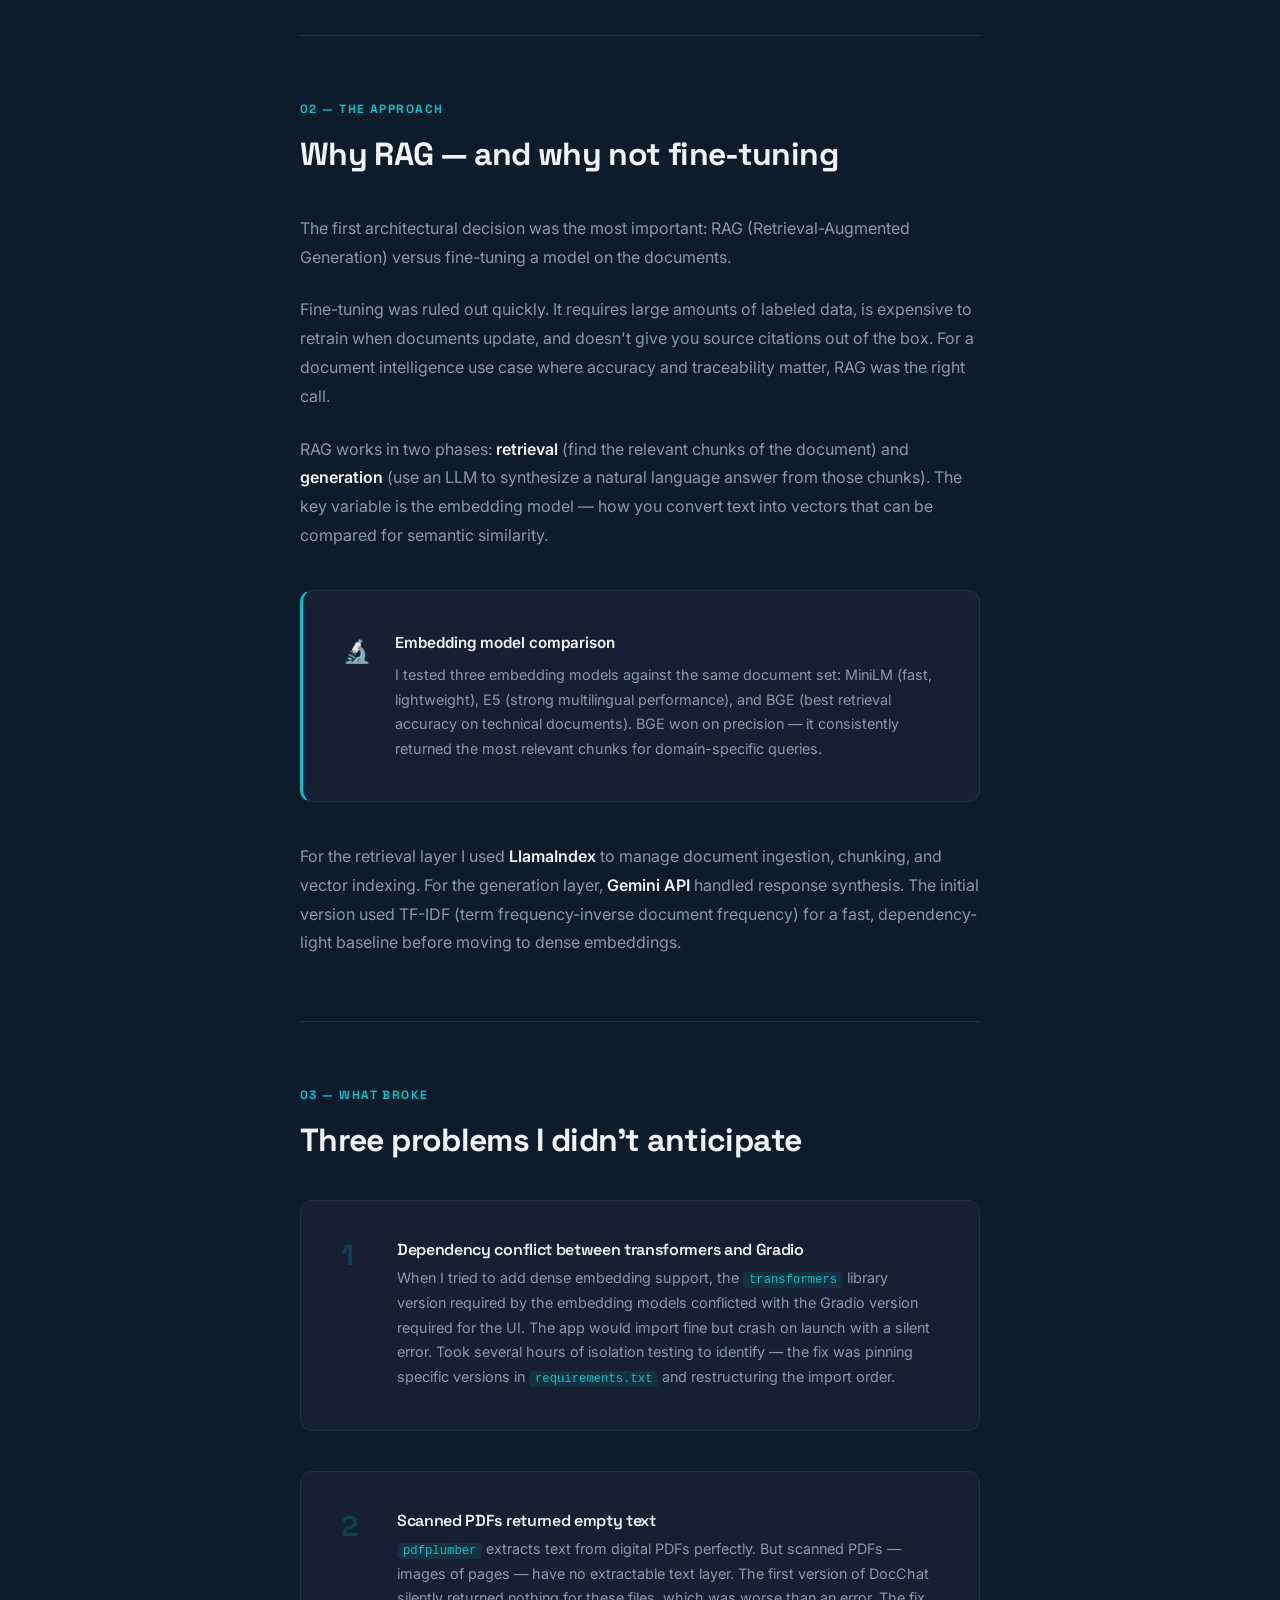
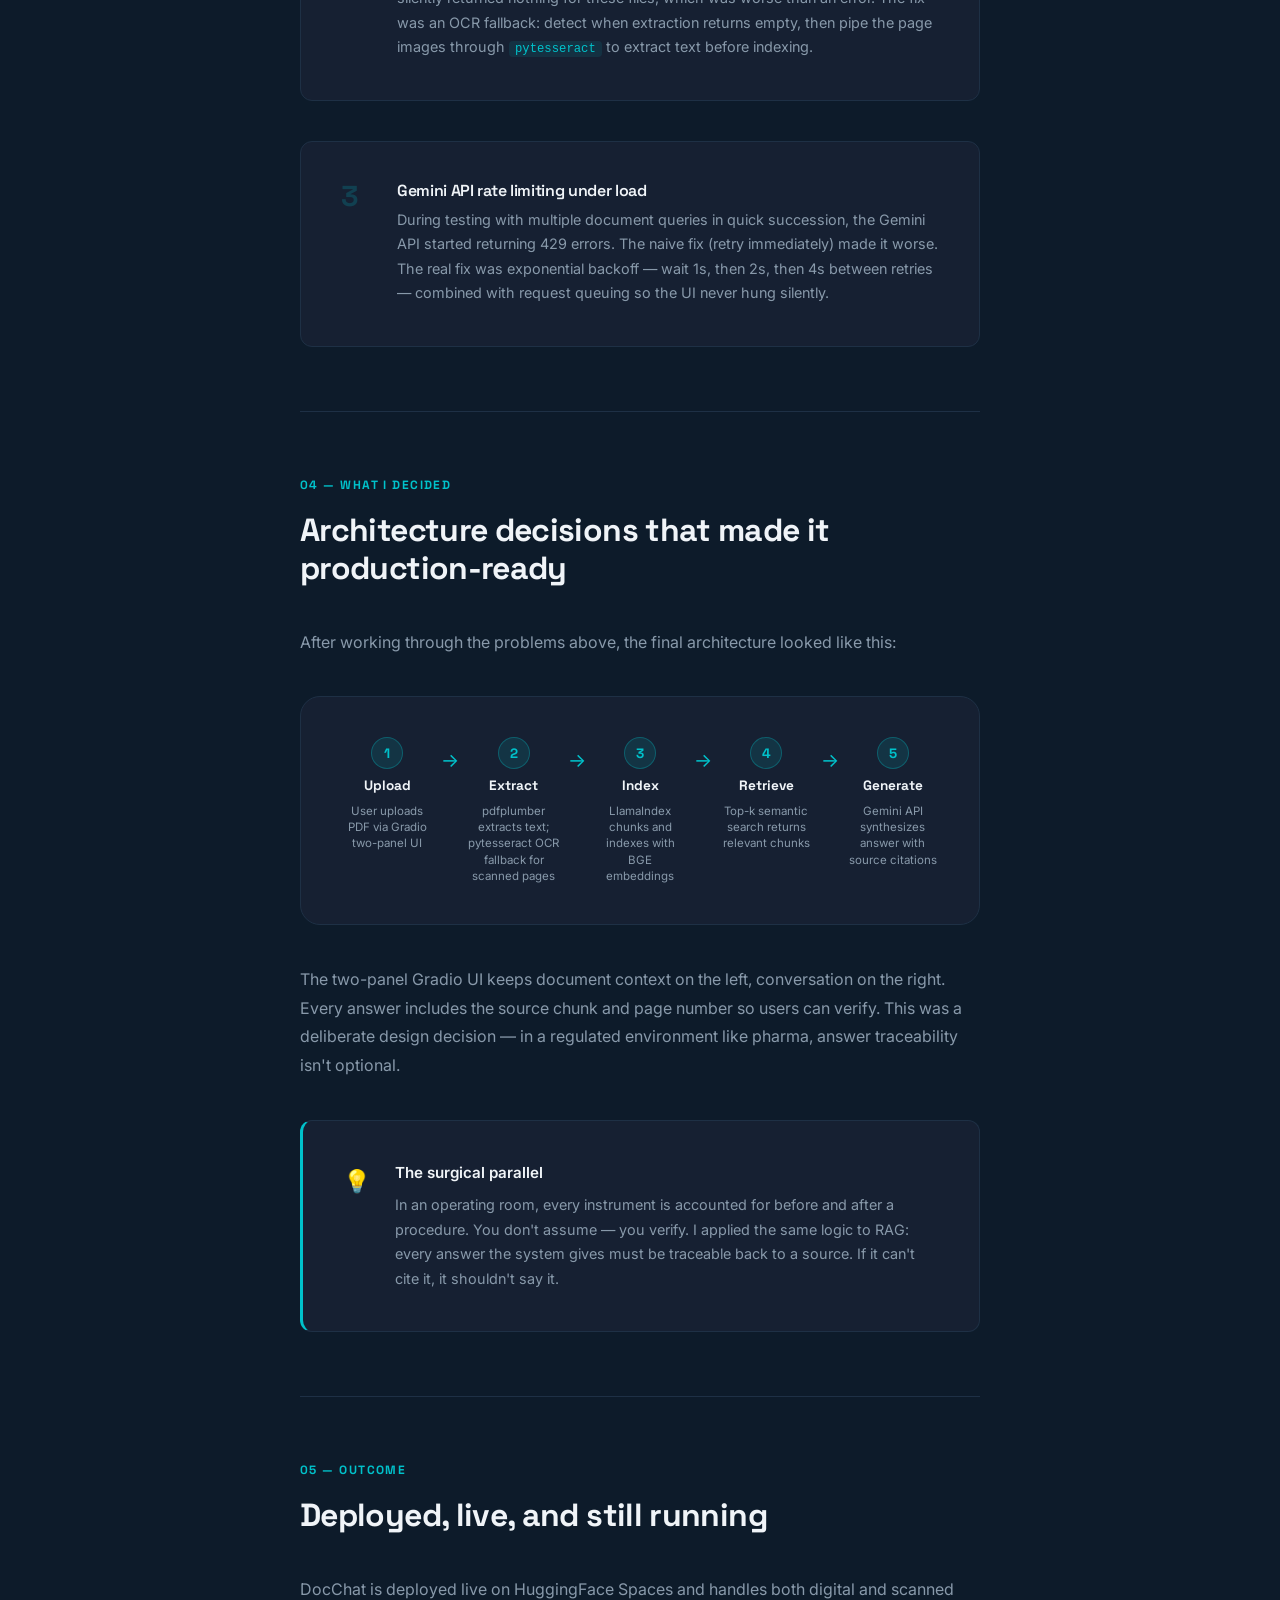
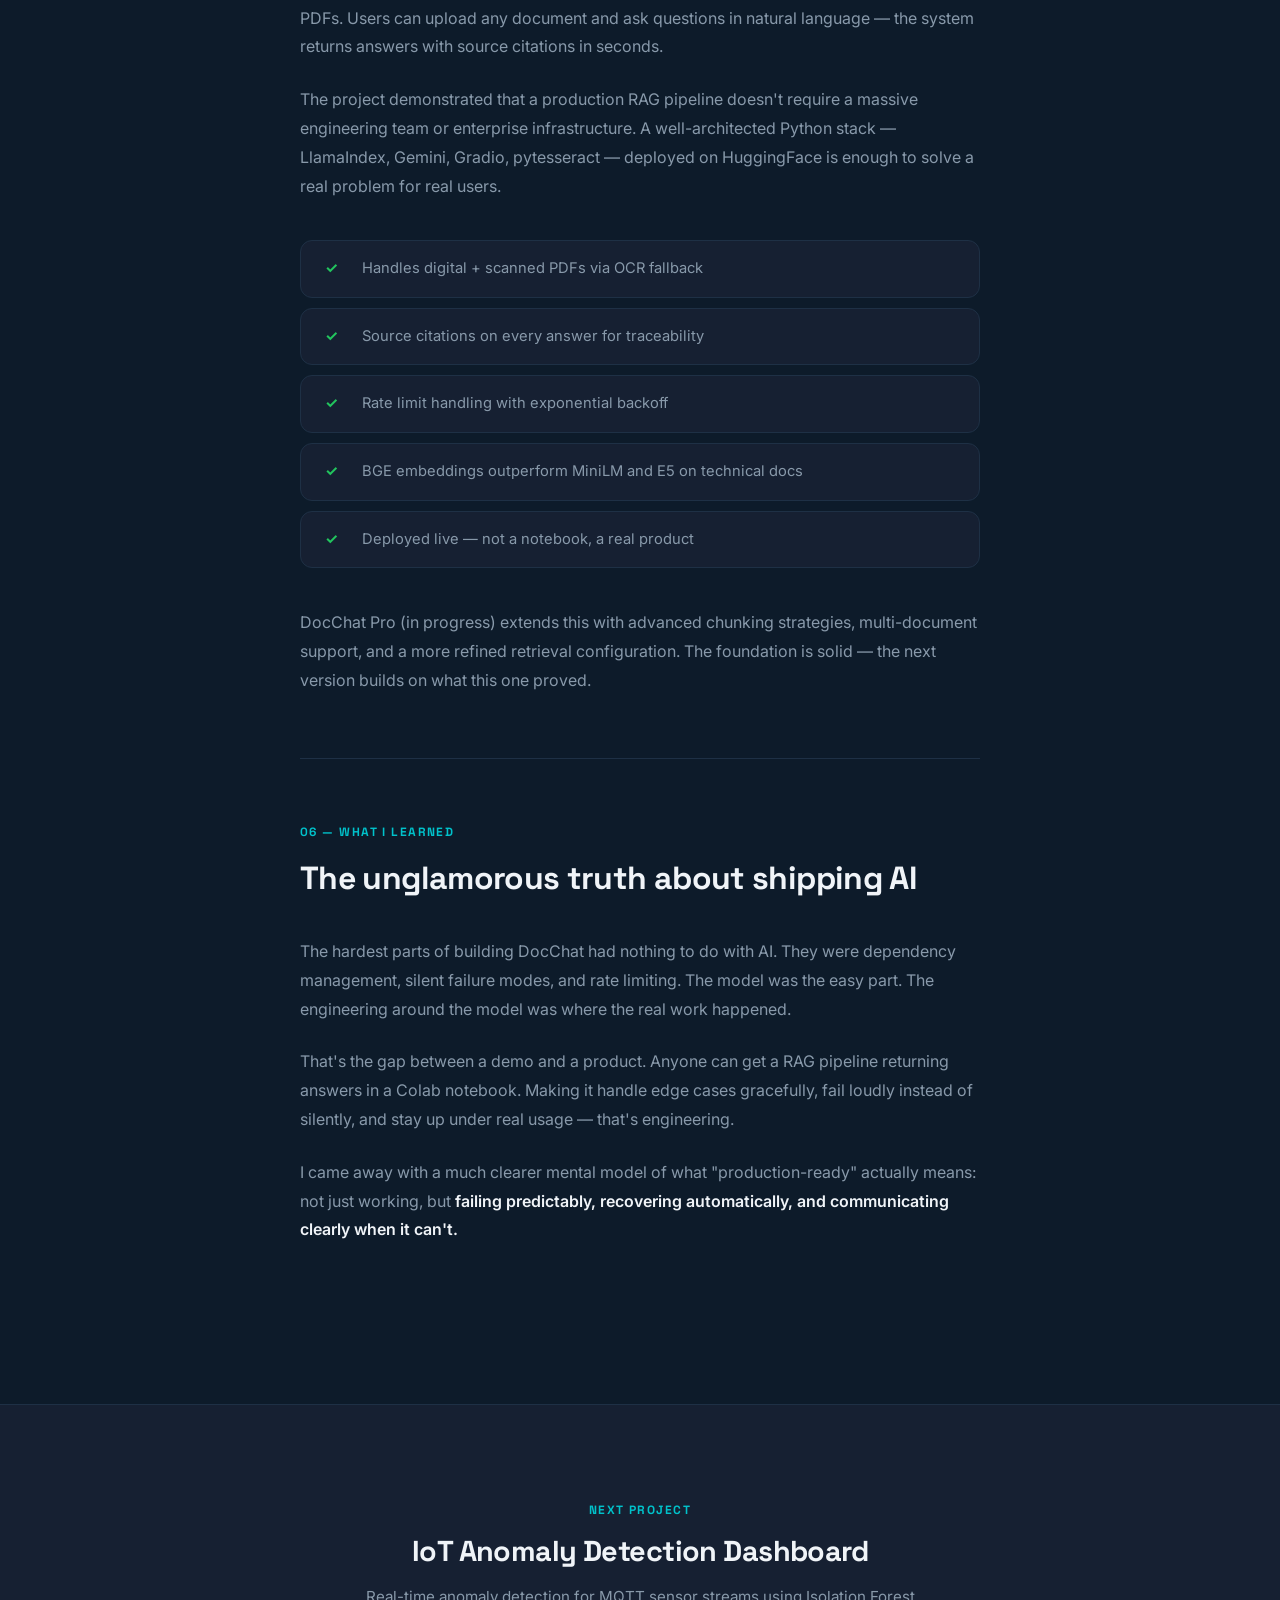
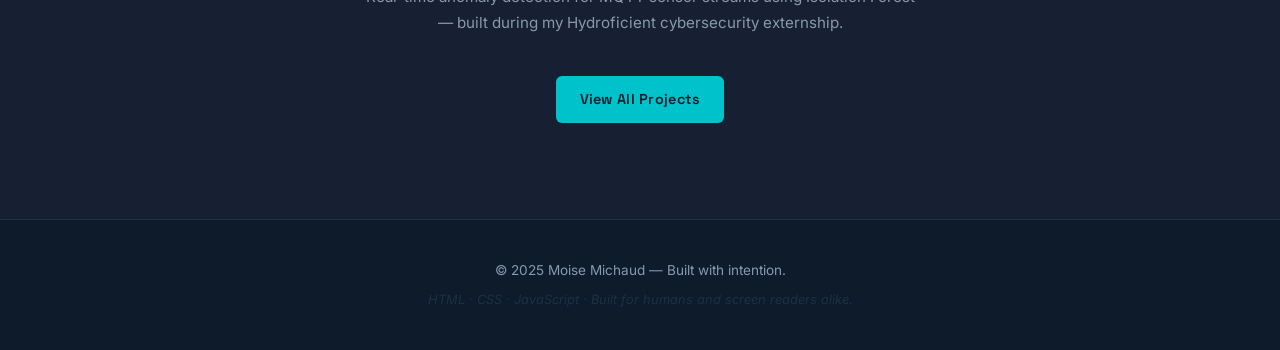
<file: docchat.html>
<!doctype html>
<html lang="en">
  <head>
    <meta charset="UTF-8" />
    <meta name="viewport" content="width=device-width, initial-scale=1.0" />
    <title>DocChat — Case Study | Moise Michaud</title>
    <link rel="preconnect" href="https://fonts.googleapis.com" />
    <link rel="preconnect" href="https://fonts.gstatic.com" crossorigin />
    <link href="https://fonts.googleapis.com/css2?family=Space+Grotesk:wght@400;600;700&family=Inter:wght@300;400;500&display=swap" rel="stylesheet" />
    <link rel="stylesheet" href="style.css" />
  </head>
  <body>
    <nav class="navbar" role="navigation" aria-label="Main navigation">
      <div class="nav-brand">
        <img src="images/profile.jpg" alt="Moise Michaud profile photo" class="logo-img" />
        <span class="brand-name">Moise</span>
      </div>
      <ul class="nav-links" id="nav-links" role="list">
        <li><a href="index.html" class="nav-link">Home</a></li>
        <li><a href="about.html" class="nav-link">About</a></li>
        <li><a href="services.html" class="nav-link">Services</a></li>
        <li><a href="projects.html" class="nav-link active">Projects</a></li>
        <li><a href="contact.html" class="nav-link">Contact</a></li>
        <li><a href="resume.pdf" class="btn btn-resume" target="_blank" rel="noopener noreferrer">Resume ↓</a></li>
      </ul>
      <button class="nav-hamburger" id="nav-hamburger" aria-label="Toggle navigation" aria-expanded="false">☰</button>
    </nav>

    <main id="main-content">

      <!-- CASE STUDY HERO -->
      <section class="case-hero">
        <div class="case-hero-inner">
          <a href="projects.html" class="case-back">← Back to Projects</a>
          <div class="case-meta-row">
            <span class="case-tag">AI / RAG</span>
            <span class="case-tag">Pfizer Externship</span>
            <span class="case-tag case-tag--live">● Live</span>
          </div>
          <h1 class="case-title">DocChat</h1>
          <p class="case-subtitle">
            How I built a production RAG pipeline that lets users interrogate PDF documents in natural language — deployed live on HuggingFace Spaces during my AI externship at Pfizer.
          </p>
          <div class="case-hero-stats">
            <div class="case-stat">
              <span class="case-stat-num">RAG</span>
              <span class="case-stat-label">Architecture</span>
            </div>
            <div class="case-stat">
              <span class="case-stat-num">3</span>
              <span class="case-stat-label">Embedding Models Tested</span>
            </div>
            <div class="case-stat">
              <span class="case-stat-num">Live</span>
              <span class="case-stat-label">HuggingFace Spaces</span>
            </div>
            <div class="case-stat">
              <span class="case-stat-num">OCR</span>
              <span class="case-stat-label">Scanned PDF Support</span>
            </div>
          </div>
          <div class="case-hero-actions">
            <a href="https://huggingface.co/spaces/moise97/DocChat" target="_blank" rel="noopener noreferrer" class="btn btn-primary">View Live ↗</a>
            <a href="https://github.com/moise97" target="_blank" rel="noopener noreferrer" class="btn btn-secondary">GitHub</a>
          </div>
        </div>
      </section>

      <!-- TECH STACK BAR -->
      <div class="case-stack-bar">
        <span class="case-stack-label">Stack</span>
        <div class="case-stack-tags">
          <span class="tag">Python</span>
          <span class="tag">LlamaIndex</span>
          <span class="tag">TF-IDF</span>
          <span class="tag">BGE Embeddings</span>
          <span class="tag">Gemini API</span>
          <span class="tag">Gradio</span>
          <span class="tag">pytesseract</span>
          <span class="tag">pdfplumber</span>
          <span class="tag">HuggingFace Spaces</span>
        </div>
      </div>

      <!-- CASE STUDY BODY -->
      <div class="case-body">

        <!-- SECTION 1: THE PROBLEM -->
        <section class="case-section">
          <div class="case-section-eyebrow">01 — The Problem</div>
          <h2 class="case-section-title">Document processing at Pfizer was still manual</h2>
          <div class="case-section-content">
            <p>During my AI externship at Pfizer, I was exposed to a recurring pain point across enterprise environments: critical information locked inside PDFs. Supply chain documents, clinical reports, compliance records — all sitting in static files that required someone to manually read through them to extract answers.</p>
            <p>The question I was handed: <strong>can we build a system that lets a non-technical user ask questions about a document and get accurate, sourced answers in seconds?</strong></p>
            <p>The constraints were real. The solution had to handle both digital PDFs and scanned documents. It had to cite its sources so users could verify answers. And it had to be deployable — not just a notebook proof of concept.</p>
          </div>
        </section>

        <div class="case-divider"></div>

        <!-- SECTION 2: THE APPROACH -->
        <section class="case-section">
          <div class="case-section-eyebrow">02 — The Approach</div>
          <h2 class="case-section-title">Why RAG — and why not fine-tuning</h2>
          <div class="case-section-content">
            <p>The first architectural decision was the most important: RAG (Retrieval-Augmented Generation) versus fine-tuning a model on the documents.</p>
            <p>Fine-tuning was ruled out quickly. It requires large amounts of labeled data, is expensive to retrain when documents update, and doesn't give you source citations out of the box. For a document intelligence use case where accuracy and traceability matter, RAG was the right call.</p>
            <p>RAG works in two phases: <strong>retrieval</strong> (find the relevant chunks of the document) and <strong>generation</strong> (use an LLM to synthesize a natural language answer from those chunks). The key variable is the embedding model — how you convert text into vectors that can be compared for semantic similarity.</p>

            <div class="case-callout">
              <div class="case-callout-icon">🔬</div>
              <div>
                <strong>Embedding model comparison</strong>
                <p>I tested three embedding models against the same document set: MiniLM (fast, lightweight), E5 (strong multilingual performance), and BGE (best retrieval accuracy on technical documents). BGE won on precision — it consistently returned the most relevant chunks for domain-specific queries.</p>
              </div>
            </div>

            <p>For the retrieval layer I used <strong>LlamaIndex</strong> to manage document ingestion, chunking, and vector indexing. For the generation layer, <strong>Gemini API</strong> handled response synthesis. The initial version used TF-IDF (term frequency-inverse document frequency) for a fast, dependency-light baseline before moving to dense embeddings.</p>
          </div>
        </section>

        <div class="case-divider"></div>

        <!-- SECTION 3: WHAT BROKE -->
        <section class="case-section">
          <div class="case-section-eyebrow">03 — What Broke</div>
          <h2 class="case-section-title">Three problems I didn't anticipate</h2>
          <div class="case-section-content">

            <div class="case-problem-list">
              <div class="case-problem">
                <div class="case-problem-num">1</div>
                <div class="case-problem-body">
                  <h3>Dependency conflict between transformers and Gradio</h3>
                  <p>When I tried to add dense embedding support, the <code>transformers</code> library version required by the embedding models conflicted with the Gradio version required for the UI. The app would import fine but crash on launch with a silent error. Took several hours of isolation testing to identify — the fix was pinning specific versions in <code>requirements.txt</code> and restructuring the import order.</p>
                </div>
              </div>
              <div class="case-problem">
                <div class="case-problem-num">2</div>
                <div class="case-problem-body">
                  <h3>Scanned PDFs returned empty text</h3>
                  <p><code>pdfplumber</code> extracts text from digital PDFs perfectly. But scanned PDFs — images of pages — have no extractable text layer. The first version of DocChat silently returned nothing for these files, which was worse than an error. The fix was an OCR fallback: detect when extraction returns empty, then pipe the page images through <code>pytesseract</code> to extract text before indexing.</p>
                </div>
              </div>
              <div class="case-problem">
                <div class="case-problem-num">3</div>
                <div class="case-problem-body">
                  <h3>Gemini API rate limiting under load</h3>
                  <p>During testing with multiple document queries in quick succession, the Gemini API started returning 429 errors. The naive fix (retry immediately) made it worse. The real fix was exponential backoff — wait 1s, then 2s, then 4s between retries — combined with request queuing so the UI never hung silently.</p>
                </div>
              </div>
            </div>
          </div>
        </section>

        <div class="case-divider"></div>

        <!-- SECTION 4: WHAT I DECIDED -->
        <section class="case-section">
          <div class="case-section-eyebrow">04 — What I Decided</div>
          <h2 class="case-section-title">Architecture decisions that made it production-ready</h2>
          <div class="case-section-content">
            <p>After working through the problems above, the final architecture looked like this:</p>

            <div class="case-arch">
              <div class="case-arch-step">
                <div class="case-arch-num">1</div>
                <div class="case-arch-label">Upload</div>
                <div class="case-arch-desc">User uploads PDF via Gradio two-panel UI</div>
              </div>
              <div class="case-arch-arrow">→</div>
              <div class="case-arch-step">
                <div class="case-arch-num">2</div>
                <div class="case-arch-label">Extract</div>
                <div class="case-arch-desc">pdfplumber extracts text; pytesseract OCR fallback for scanned pages</div>
              </div>
              <div class="case-arch-arrow">→</div>
              <div class="case-arch-step">
                <div class="case-arch-num">3</div>
                <div class="case-arch-label">Index</div>
                <div class="case-arch-desc">LlamaIndex chunks and indexes with BGE embeddings</div>
              </div>
              <div class="case-arch-arrow">→</div>
              <div class="case-arch-step">
                <div class="case-arch-num">4</div>
                <div class="case-arch-label">Retrieve</div>
                <div class="case-arch-desc">Top-k semantic search returns relevant chunks</div>
              </div>
              <div class="case-arch-arrow">→</div>
              <div class="case-arch-step">
                <div class="case-arch-num">5</div>
                <div class="case-arch-label">Generate</div>
                <div class="case-arch-desc">Gemini API synthesizes answer with source citations</div>
              </div>
            </div>

            <p>The two-panel Gradio UI keeps document context on the left, conversation on the right. Every answer includes the source chunk and page number so users can verify. This was a deliberate design decision — in a regulated environment like pharma, answer traceability isn't optional.</p>

            <div class="case-callout">
              <div class="case-callout-icon">💡</div>
              <div>
                <strong>The surgical parallel</strong>
                <p>In an operating room, every instrument is accounted for before and after a procedure. You don't assume — you verify. I applied the same logic to RAG: every answer the system gives must be traceable back to a source. If it can't cite it, it shouldn't say it.</p>
              </div>
            </div>
          </div>
        </section>

        <div class="case-divider"></div>

        <!-- SECTION 5: OUTCOME -->
        <section class="case-section">
          <div class="case-section-eyebrow">05 — Outcome</div>
          <h2 class="case-section-title">Deployed, live, and still running</h2>
          <div class="case-section-content">
            <p>DocChat is deployed live on HuggingFace Spaces and handles both digital and scanned PDFs. Users can upload any document and ask questions in natural language — the system returns answers with source citations in seconds.</p>
            <p>The project demonstrated that a production RAG pipeline doesn't require a massive engineering team or enterprise infrastructure. A well-architected Python stack — LlamaIndex, Gemini, Gradio, pytesseract — deployed on HuggingFace is enough to solve a real problem for real users.</p>

            <div class="case-outcomes">
              <div class="case-outcome-card">
                <span class="case-outcome-icon">✓</span>
                <span>Handles digital + scanned PDFs via OCR fallback</span>
              </div>
              <div class="case-outcome-card">
                <span class="case-outcome-icon">✓</span>
                <span>Source citations on every answer for traceability</span>
              </div>
              <div class="case-outcome-card">
                <span class="case-outcome-icon">✓</span>
                <span>Rate limit handling with exponential backoff</span>
              </div>
              <div class="case-outcome-card">
                <span class="case-outcome-icon">✓</span>
                <span>BGE embeddings outperform MiniLM and E5 on technical docs</span>
              </div>
              <div class="case-outcome-card">
                <span class="case-outcome-icon">✓</span>
                <span>Deployed live — not a notebook, a real product</span>
              </div>
            </div>

            <p style="margin-top: 2rem;">DocChat Pro (in progress) extends this with advanced chunking strategies, multi-document support, and a more refined retrieval configuration. The foundation is solid — the next version builds on what this one proved.</p>
          </div>
        </section>

        <div class="case-divider"></div>

        <!-- WHAT I LEARNED -->
        <section class="case-section">
          <div class="case-section-eyebrow">06 — What I Learned</div>
          <h2 class="case-section-title">The unglamorous truth about shipping AI</h2>
          <div class="case-section-content">
            <p>The hardest parts of building DocChat had nothing to do with AI. They were dependency management, silent failure modes, and rate limiting. The model was the easy part. The engineering around the model was where the real work happened.</p>
            <p>That's the gap between a demo and a product. Anyone can get a RAG pipeline returning answers in a Colab notebook. Making it handle edge cases gracefully, fail loudly instead of silently, and stay up under real usage — that's engineering.</p>
            <p>I came away with a much clearer mental model of what "production-ready" actually means: not just working, but <strong>failing predictably, recovering automatically, and communicating clearly when it can't.</strong></p>
          </div>
        </section>

      </div><!-- end case-body -->

      <!-- NEXT PROJECT CTA -->
      <section class="case-next">
        <div class="case-next-inner">
          <p class="case-next-label">Next Project</p>
          <h2 class="case-next-title">IoT Anomaly Detection Dashboard</h2>
          <p class="case-next-desc">Real-time anomaly detection for MQTT sensor streams using Isolation Forest — built during my Hydroficient cybersecurity externship.</p>
          <a href="projects.html" class="btn btn-primary">View All Projects</a>
        </div>
      </section>

    </main>

    <footer class="site-footer" role="contentinfo">
      <div class="footer-content">
        <p class="footer-copy">&copy; 2025 Moise Michaud &mdash; Built with intention.</p>
        <p class="footer-stack"><em>HTML · CSS · JavaScript · Built for humans and screen readers alike.</em></p>
      </div>
    </footer>

    <script src="script.js"></script>
  </body>
</html>
</file>
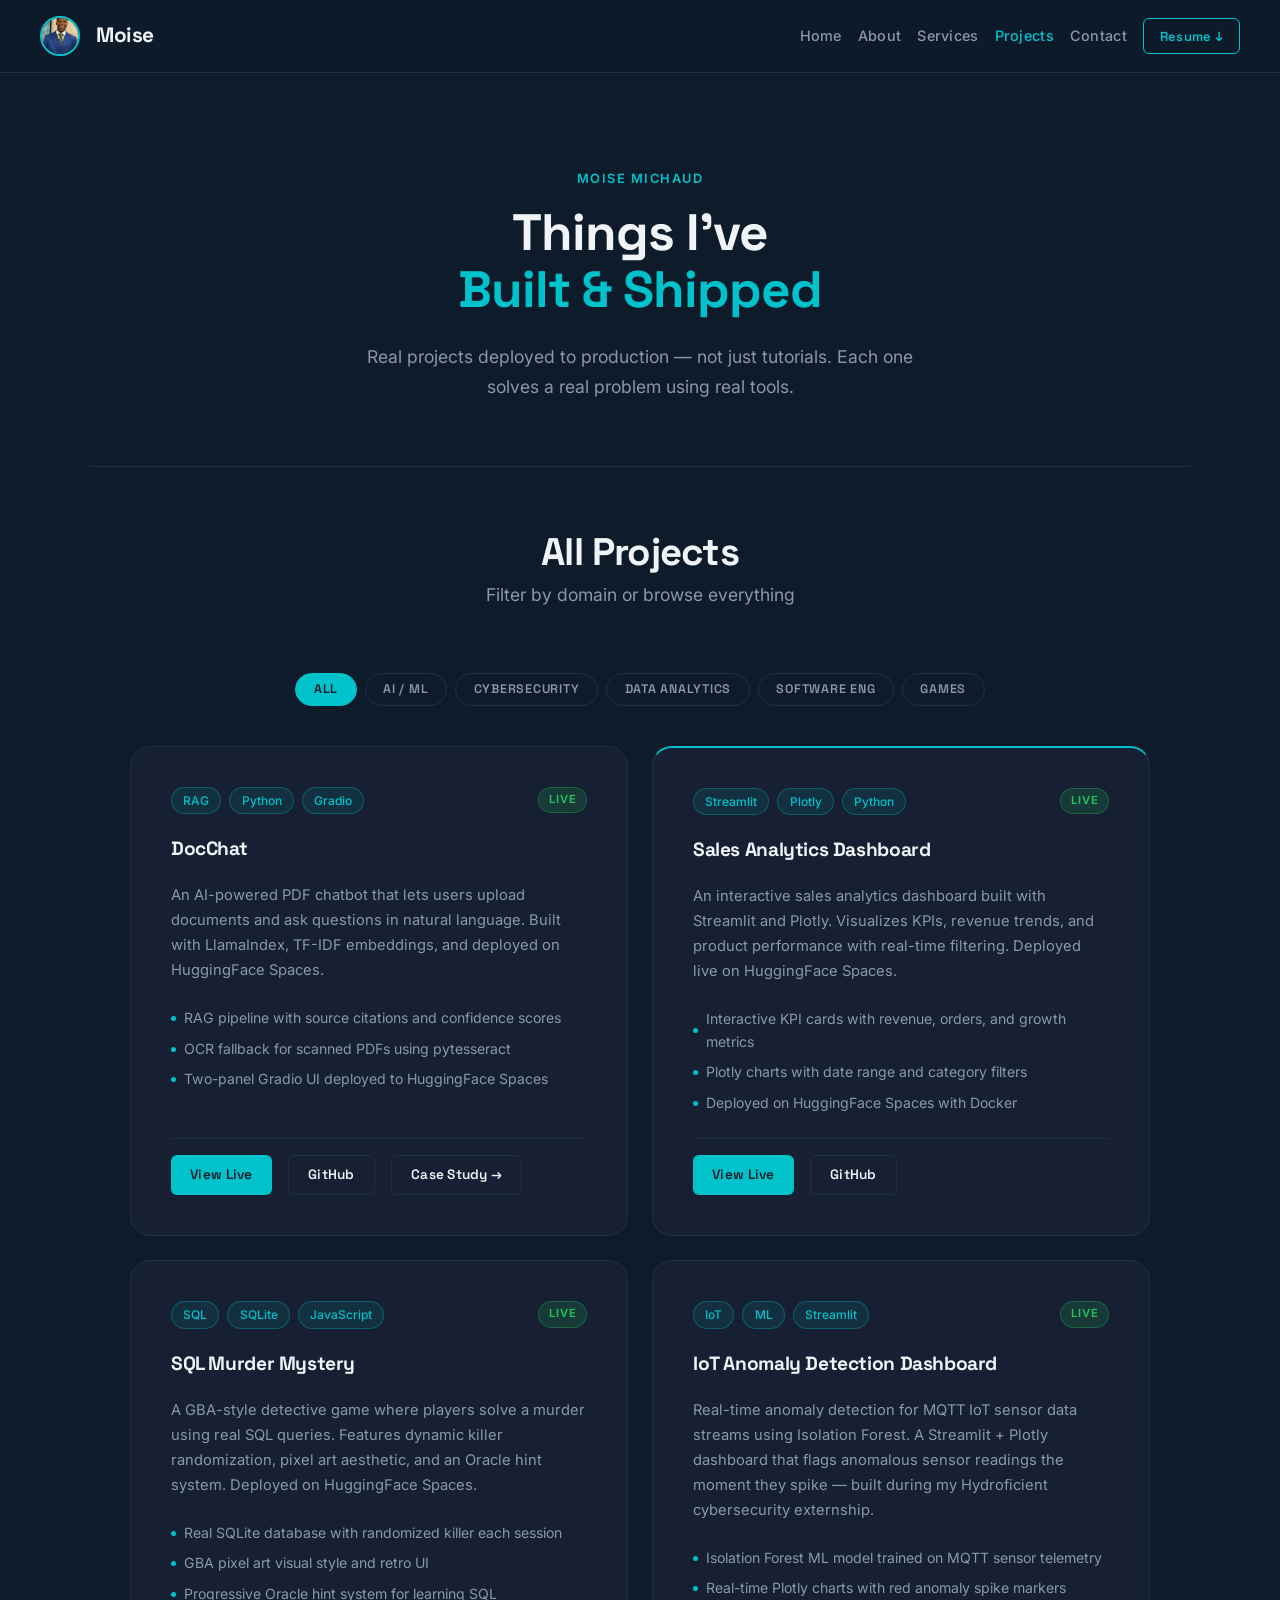
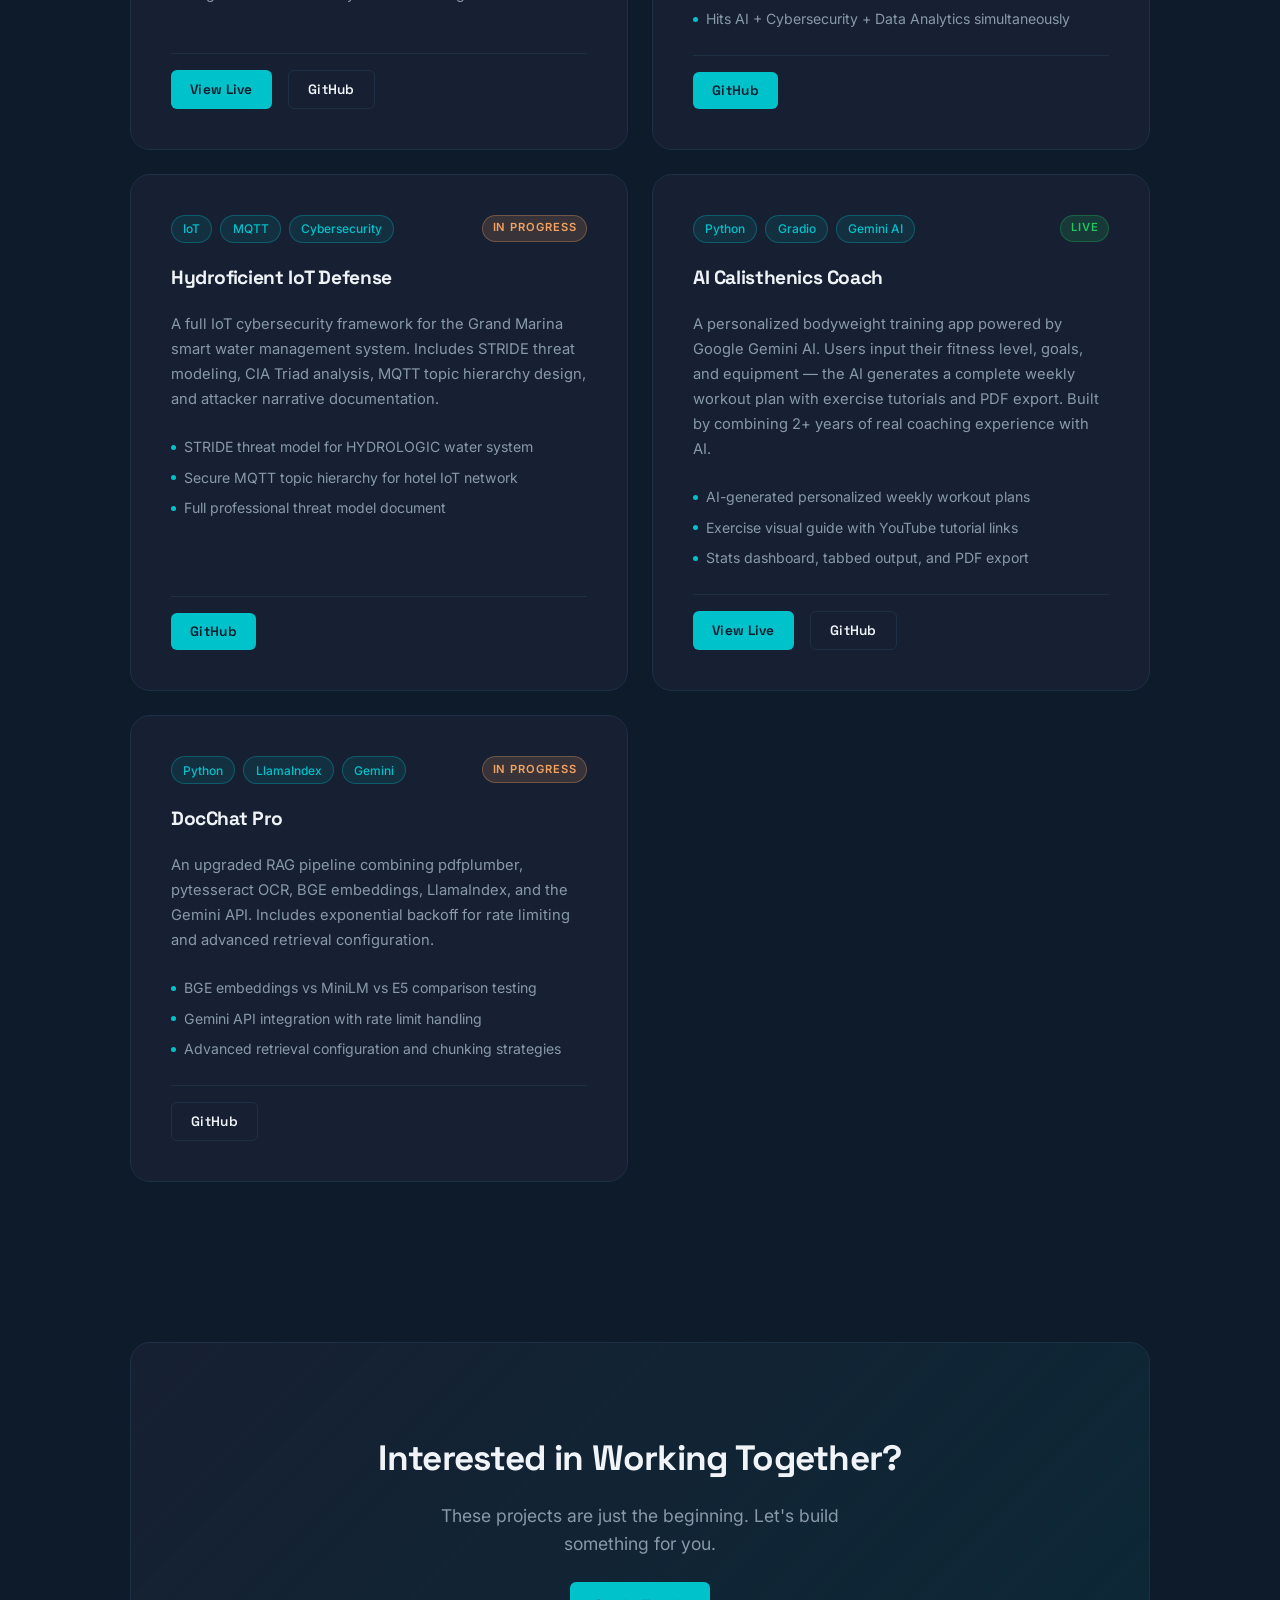
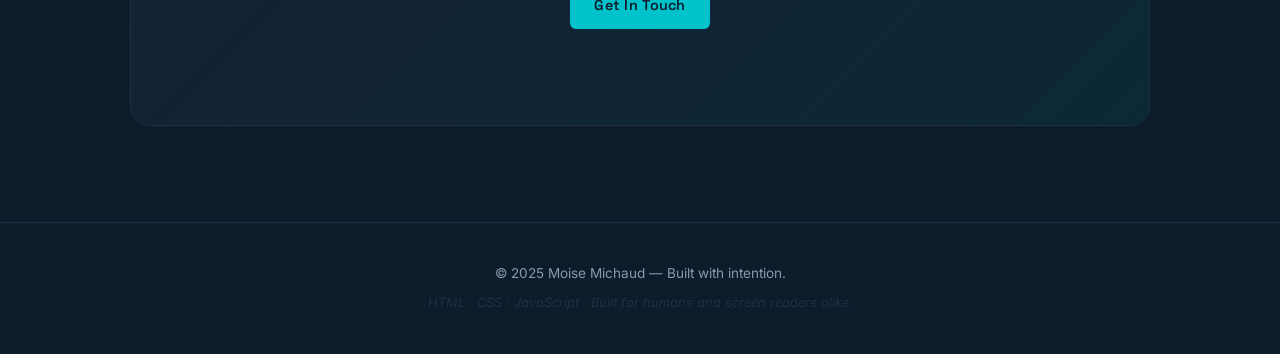
<file: projects.html>
<!doctype html>
<html lang="en">
  <head>
    <meta charset="UTF-8" />
    <meta name="viewport" content="width=device-width, initial-scale=1.0" />
    <title>Projects | Moise Michaud</title>
    <link rel="preconnect" href="https://fonts.googleapis.com" />
    <link rel="preconnect" href="https://fonts.gstatic.com" crossorigin />
    <link
      href="https://fonts.googleapis.com/css2?family=Space+Grotesk:wght@400;600;700&family=Inter:wght@300;400;500&display=swap"
      rel="stylesheet"
    />
    <link rel="stylesheet" href="style.css" />
  </head>

  <body>
    <nav class="navbar" role="navigation" aria-label="Main navigation">
      <div class="nav-brand">
        <img
          src="images/profile.jpg"
          alt="Moise Michaud profile photo"
          class="logo-img"
        />
        <span class="brand-name">Moise</span>
      </div>
      <ul class="nav-links" id="nav-links" role="list">
        <li><a href="index.html" class="nav-link">Home</a></li>
        <li><a href="about.html" class="nav-link">About</a></li>
        <li><a href="services.html" class="nav-link">Services</a></li>
        <li>
          <a href="projects.html" class="nav-link active" aria-current="page">Projects</a>
        </li>
        <li><a href="contact.html" class="nav-link">Contact</a></li>
        <li>
          <a href="resume.pdf" class="btn btn-resume" target="_blank" rel="noopener noreferrer">Resume ↓</a>
        </li>
      </ul>
      <button class="nav-hamburger" id="nav-hamburger" aria-label="Toggle navigation" aria-expanded="false">☰</button>
    </nav>

    <main id="main-content">
      <section class="page-hero" aria-labelledby="projects-hero-heading">
        <div class="page-hero-content">
          <p class="hero-eyebrow">Moise Michaud</p>
          <h1 id="projects-hero-heading" class="page-hero-title">
            Things I've <span class="title-accent">Built & Shipped</span>
          </h1>
          <p class="page-hero-subtitle">
            Real projects deployed to production — not just tutorials. Each one
            solves a real problem using real tools.
          </p>
        </div>
      </section>

      <section class="projects-section" aria-labelledby="projects-heading">
        <div class="section-header">
          <h2 id="projects-heading" class="section-title">All Projects</h2>
          <p class="section-subtitle">Filter by domain or browse everything</p>
        </div>

        <!-- FILTER BAR -->
        <div class="filter-bar" role="group" aria-label="Filter projects by category">
          <button class="filter-btn filter-btn--active" data-filter="all">All</button>
          <button class="filter-btn" data-filter="ai">AI / ML</button>
          <button class="filter-btn" data-filter="cybersecurity">Cybersecurity</button>
          <button class="filter-btn" data-filter="data">Data Analytics</button>
          <button class="filter-btn" data-filter="software">Software Eng</button>
          <button class="filter-btn" data-filter="game">Games</button>
        </div>

        <div class="projects-grid" id="projects-grid">

          <!-- 1. DocChat -->
          <article class="project-card" data-categories="ai" aria-labelledby="project-1-title">
            <div class="project-card-header">
              <div class="project-tags">
                <span class="tag">RAG</span>
                <span class="tag">Python</span>
                <span class="tag">Gradio</span>
              </div>
              <span class="project-status project-status--live">Live</span>
            </div>
            <h3 id="project-1-title" class="project-title">DocChat</h3>
            <p class="project-desc">
              An AI-powered PDF chatbot that lets users upload documents and ask
              questions in natural language. Built with LlamaIndex, TF-IDF
              embeddings, and deployed on HuggingFace Spaces.
            </p>
            <ul class="project-highlights" role="list" aria-label="DocChat project highlights">
              <li class="feature-item">
                <span class="feature-dot" aria-hidden="true"></span>RAG pipeline with source citations and confidence scores
              </li>
              <li class="feature-item">
                <span class="feature-dot" aria-hidden="true"></span>OCR fallback for scanned PDFs using pytesseract
              </li>
              <li class="feature-item">
                <span class="feature-dot" aria-hidden="true"></span>Two-panel Gradio UI deployed to HuggingFace Spaces
              </li>
            </ul>
            <div class="project-card-footer">
              <a href="https://huggingface.co/spaces/moise97/DocChat" class="btn btn-primary project-btn" target="_blank" rel="noopener noreferrer" aria-label="View DocChat live on HuggingFace Spaces">View Live</a>
              <a href="https://github.com/moise97" class="btn btn-secondary project-btn" target="_blank" rel="noopener noreferrer" aria-label="View DocChat source code on GitHub">GitHub</a>
              <a href="docchat.html" class="btn btn-secondary project-btn" aria-label="Read DocChat case study">Case Study →</a>
            </div>
          </article>

          <!-- 2. Sales Analytics Dashboard -->
          <article class="project-card project-card--featured" data-categories="data" aria-labelledby="project-sales-title">
            <div class="project-card-header">
              <div class="project-tags">
                <span class="tag">Streamlit</span>
                <span class="tag">Plotly</span>
                <span class="tag">Python</span>
              </div>
              <span class="project-status project-status--live">Live</span>
            </div>
            <h3 id="project-sales-title" class="project-title">Sales Analytics Dashboard</h3>
            <p class="project-desc">
              An interactive sales analytics dashboard built with Streamlit and
              Plotly. Visualizes KPIs, revenue trends, and product performance
              with real-time filtering. Deployed live on HuggingFace Spaces.
            </p>
            <ul class="project-highlights" role="list" aria-label="Sales Analytics highlights">
              <li class="feature-item">
                <span class="feature-dot" aria-hidden="true"></span>Interactive KPI cards with revenue, orders, and growth metrics
              </li>
              <li class="feature-item">
                <span class="feature-dot" aria-hidden="true"></span>Plotly charts with date range and category filters
              </li>
              <li class="feature-item">
                <span class="feature-dot" aria-hidden="true"></span>Deployed on HuggingFace Spaces with Docker
              </li>
            </ul>
            <div class="project-card-footer">
              <a href="https://huggingface.co/spaces/moise97/sales-analytics-dashboard" class="btn btn-primary project-btn" target="_blank" rel="noopener noreferrer" aria-label="View Sales Analytics Dashboard live">View Live</a>
              <a href="https://github.com/moise97" class="btn btn-secondary project-btn" target="_blank" rel="noopener noreferrer" aria-label="View Sales Analytics Dashboard on GitHub">GitHub</a>
            </div>
          </article>

          <!-- 3. SQL Murder Mystery -->
          <article class="project-card" data-categories="software game" aria-labelledby="project-2-title">
            <div class="project-card-header">
              <div class="project-tags">
                <span class="tag">SQL</span>
                <span class="tag">SQLite</span>
                <span class="tag">JavaScript</span>
              </div>
              <span class="project-status project-status--live">Live</span>
            </div>
            <h3 id="project-2-title" class="project-title">SQL Murder Mystery</h3>
            <p class="project-desc">
              A GBA-style detective game where players solve a murder using real
              SQL queries. Features dynamic killer randomization, pixel art
              aesthetic, and an Oracle hint system. Deployed on HuggingFace Spaces.
            </p>
            <ul class="project-highlights" role="list" aria-label="SQL Murder Mystery project highlights">
              <li class="feature-item">
                <span class="feature-dot" aria-hidden="true"></span>Real SQLite database with randomized killer each session
              </li>
              <li class="feature-item">
                <span class="feature-dot" aria-hidden="true"></span>GBA pixel art visual style and retro UI
              </li>
              <li class="feature-item">
                <span class="feature-dot" aria-hidden="true"></span>Progressive Oracle hint system for learning SQL
              </li>
            </ul>
            <div class="project-card-footer">
              <a href="https://huggingface.co/spaces/moise97/sql-murder-mystery" class="btn btn-primary project-btn" target="_blank" rel="noopener noreferrer" aria-label="View SQL Murder Mystery live">View Live</a>
              <a href="https://github.com/moise97" class="btn btn-secondary project-btn" target="_blank" rel="noopener noreferrer" aria-label="View SQL Murder Mystery on GitHub">GitHub</a>
            </div>
          </article>

          <!-- 4. IoT Anomaly Detection Dashboard -->
          <article class="project-card" data-categories="cybersecurity ai data" aria-labelledby="project-iot-title">
            <div class="project-card-header">
              <div class="project-tags">
                <span class="tag">IoT</span>
                <span class="tag">ML</span>
                <span class="tag">Streamlit</span>
              </div>
              <span class="project-status project-status--live">Live</span>
            </div>
            <h3 id="project-iot-title" class="project-title">IoT Anomaly Detection Dashboard</h3>
            <p class="project-desc">
              Real-time anomaly detection for MQTT IoT sensor data streams using
              Isolation Forest. A Streamlit + Plotly dashboard that flags
              anomalous sensor readings the moment they spike — built during
              my Hydroficient cybersecurity externship.
            </p>
            <ul class="project-highlights" role="list" aria-label="IoT Anomaly Detection highlights">
              <li class="feature-item">
                <span class="feature-dot" aria-hidden="true"></span>Isolation Forest ML model trained on MQTT sensor telemetry
              </li>
              <li class="feature-item">
                <span class="feature-dot" aria-hidden="true"></span>Real-time Plotly charts with red anomaly spike markers
              </li>
              <li class="feature-item">
                <span class="feature-dot" aria-hidden="true"></span>Hits AI + Cybersecurity + Data Analytics simultaneously
              </li>
            </ul>
            <div class="project-card-footer">
              <a href="https://github.com/moise97/Hydroficient-IOT-Cyber-Defense" class="btn btn-primary project-btn" target="_blank" rel="noopener noreferrer" aria-label="View IoT Anomaly Detection on GitHub">GitHub</a>
            </div>
          </article>

          <!-- 5. Hydroficient IoT Defense Framework -->
          <article class="project-card" data-categories="cybersecurity" aria-labelledby="project-3-title">
            <div class="project-card-header">
              <div class="project-tags">
                <span class="tag">IoT</span>
                <span class="tag">MQTT</span>
                <span class="tag">Cybersecurity</span>
              </div>
              <span class="project-status project-status--progress">In Progress</span>
            </div>
            <h3 id="project-3-title" class="project-title">Hydroficient IoT Defense</h3>
            <p class="project-desc">
              A full IoT cybersecurity framework for the Grand Marina smart
              water management system. Includes STRIDE threat modeling, CIA
              Triad analysis, MQTT topic hierarchy design, and attacker
              narrative documentation.
            </p>
            <ul class="project-highlights" role="list" aria-label="Hydroficient project highlights">
              <li class="feature-item">
                <span class="feature-dot" aria-hidden="true"></span>STRIDE threat model for HYDROLOGIC water system
              </li>
              <li class="feature-item">
                <span class="feature-dot" aria-hidden="true"></span>Secure MQTT topic hierarchy for hotel IoT network
              </li>
              <li class="feature-item">
                <span class="feature-dot" aria-hidden="true"></span>Full professional threat model document
              </li>
            </ul>
            <div class="project-card-footer">
              <a href="https://github.com/moise97/Hydroficient-IOT-Cyber-Defense" class="btn btn-primary project-btn" target="_blank" rel="noopener noreferrer" aria-label="View Hydroficient IoT Defense on GitHub">GitHub</a>
            </div>
          </article>

          <!-- 6. AI Calisthenics Coach -->
          <article class="project-card" data-categories="ai" aria-labelledby="project-5-title">
            <div class="project-card-header">
              <div class="project-tags">
                <span class="tag">Python</span>
                <span class="tag">Gradio</span>
                <span class="tag">Gemini AI</span>
              </div>
              <span class="project-status project-status--live">Live</span>
            </div>
            <h3 id="project-5-title" class="project-title">AI Calisthenics Coach</h3>
            <p class="project-desc">
              A personalized bodyweight training app powered by Google Gemini AI.
              Users input their fitness level, goals, and equipment — the AI
              generates a complete weekly workout plan with exercise tutorials and
              PDF export. Built by combining 2+ years of real coaching experience with AI.
            </p>
            <ul class="project-highlights" role="list" aria-label="AI Coach highlights">
              <li class="feature-item">
                <span class="feature-dot" aria-hidden="true"></span>AI-generated personalized weekly workout plans
              </li>
              <li class="feature-item">
                <span class="feature-dot" aria-hidden="true"></span>Exercise visual guide with YouTube tutorial links
              </li>
              <li class="feature-item">
                <span class="feature-dot" aria-hidden="true"></span>Stats dashboard, tabbed output, and PDF export
              </li>
            </ul>
            <div class="project-card-footer">
              <a href="https://huggingface.co/spaces/moise97/ai-calisthenics-coach" class="btn btn-primary project-btn" target="_blank" rel="noopener noreferrer">View Live</a>
              <a href="https://github.com/moise97" class="btn btn-secondary project-btn" target="_blank" rel="noopener noreferrer">GitHub</a>
            </div>
          </article>

          <!-- 7. DocChat Pro -->
          <article class="project-card" data-categories="ai" aria-labelledby="project-4-title">
            <div class="project-card-header">
              <div class="project-tags">
                <span class="tag">Python</span>
                <span class="tag">LlamaIndex</span>
                <span class="tag">Gemini</span>
              </div>
              <span class="project-status project-status--progress">In Progress</span>
            </div>
            <h3 id="project-4-title" class="project-title">DocChat Pro</h3>
            <p class="project-desc">
              An upgraded RAG pipeline combining pdfplumber, pytesseract OCR,
              BGE embeddings, LlamaIndex, and the Gemini API. Includes
              exponential backoff for rate limiting and advanced retrieval
              configuration.
            </p>
            <ul class="project-highlights" role="list" aria-label="DocChat Pro project highlights">
              <li class="feature-item">
                <span class="feature-dot" aria-hidden="true"></span>BGE embeddings vs MiniLM vs E5 comparison testing
              </li>
              <li class="feature-item">
                <span class="feature-dot" aria-hidden="true"></span>Gemini API integration with rate limit handling
              </li>
              <li class="feature-item">
                <span class="feature-dot" aria-hidden="true"></span>Advanced retrieval configuration and chunking strategies
              </li>
            </ul>
            <div class="project-card-footer">
              <a href="https://github.com/moise97" class="btn btn-secondary project-btn" target="_blank" rel="noopener noreferrer" aria-label="View DocChat Pro on GitHub">GitHub</a>
            </div>
          </article>

        </div><!-- end projects-grid -->

        <div id="no-results" class="no-results" style="display:none;" aria-live="polite">
          <p>No projects in this category yet — check back soon.</p>
        </div>

      </section>

      <section class="cta-section" aria-labelledby="projects-cta-heading">
        <div class="cta-box">
          <h2 id="projects-cta-heading" class="cta-title">Interested in Working Together?</h2>
          <p class="cta-desc">These projects are just the beginning. Let's build something for you.</p>
          <a href="contact.html" class="btn btn-primary">Get In Touch</a>
        </div>
      </section>
    </main>

    <footer class="site-footer" role="contentinfo">
      <div class="footer-content">
        <p class="footer-copy">&copy; 2025 Moise Michaud &mdash; Built with intention.</p>
        <p class="footer-stack"><em>HTML · CSS · JavaScript · Built for humans and screen readers alike.</em></p>
      </div>
    </footer>

    <script src="script.js"></script>
  </body>
</html>
</file>
<file: style.css>
/* ============================================================
   STYLE.CSS — Mo's Portfolio Homepage
   ============================================================
   
   CSS (Cascading Style Sheets) controls how HTML LOOKS.
   "Cascading" means rules flow from top to bottom —
   later rules override earlier ones if they target the same element.
   
   Structure of a CSS rule:
   
   selector {
     property: value;
   }
   
   The SELECTOR says WHAT to style.
   The PROPERTY says WHAT aspect to change (color, size, etc.).
   The VALUE says HOW to change it.
*/

/* ============================================================
   1. CSS CUSTOM PROPERTIES (VARIABLES)
   ============================================================
   
   :root targets the top-level element of the page (the <html> tag).
   Custom properties (variables) start with --
   They let us define colors/values ONCE and reuse them everywhere.
   If we want to change our brand color, we change it here — 
   and it updates across the whole page automatically.
*/

:root {
  /* Color Palette */
  --color-bg: #0d1b2a; /* Deep navy — base background */
  --color-surface: #162032; /* Slightly lighter navy — card backgrounds */
  --color-border: #1e3045; /* Subtle border color */
  --color-accent: #00c2cb; /* Electric cyan — our primary accent */
  --color-amber: #f4a261; /* Warm amber — the human touch, used sparingly */
  --color-text: #f0f4f8; /* Near-white — primary text */
  --color-text-muted: #8899aa; /* Muted blue-gray — secondary text */

  /* Typography Scale */
  --font-display: "Space Grotesk", sans-serif; /* Headings */
  --font-body: "Inter", sans-serif; /* Body text */

  /* Spacing Scale — consistent spacing prevents visual chaos */
  --space-xs: 0.5rem; /* 8px */
  --space-sm: 1rem; /* 16px */
  --space-md: 1.5rem; /* 24px */
  --space-lg: 2.5rem; /* 40px */
  --space-xl: 4rem; /* 64px */
  --space-2xl: 6rem; /* 96px */

  /* Borders */
  --radius-sm: 6px;
  --radius-md: 12px;
  --radius-lg: 20px;

  /* Transitions — how long animations take */
  --transition: 0.2s ease;
}

/* ============================================================
   2. RESET / BASE STYLES
   ============================================================
   
   Different browsers have different default styles.
   A CSS reset removes those inconsistencies so we start from a blank slate.
*/

*,
*::before,
*::after {
  box-sizing: border-box;
  /* 
    box-sizing: border-box means that when you set width: 300px on an element,
    padding and border are INCLUDED in that 300px.
    The default (content-box) adds padding ON TOP of the width, 
    which causes unexpected layout issues. Always use border-box.
    
    * = select ALL elements
    ::before and ::after = select pseudo-elements too
  */
  margin: 0;
  padding: 0;
  /* Remove default browser margins and padding from everything */
}

html {
  scroll-behavior: smooth;
  /* When clicking anchor links (#section), the page scrolls smoothly instead of jumping */
}

body {
  font-family: var(--font-body);
  /* 
    var(--font-body) pulls our custom property defined in :root above.
    This is how we USE a CSS variable.
  */
  background-color: var(--color-bg);
  color: var(--color-text);
  line-height: 1.6;
  /* 
    line-height: space between lines of text.
    1.6 means each line is 1.6x the font size tall.
    Values between 1.5–1.7 are ideal for readability.
    No unit (not 1.6px) — unitless values scale with font size.
  */
  font-size: 16px;
  /* 
    Base font size. All rem units in the page are calculated from this.
    1rem = 16px, 1.5rem = 24px, etc.
  */
  -webkit-font-smoothing: antialiased;
  /* 
    Smooths out font rendering on Mac/WebKit browsers.
    Makes text look crisper.
  */
}

/* Accessibility: Skip to main content link (hidden until focused) */
.skip-link {
  position: absolute;
  top: -100px;
  left: 0;
  background: var(--color-accent);
  color: var(--color-bg);
  padding: var(--space-sm);
  z-index: 1000;
  font-weight: 600;
  transition: top var(--transition);
}

.skip-link:focus {
  top: 0;
  /* 
    When a keyboard user presses Tab, this link becomes focused.
    It "jumps" from top: -100px (hidden above the screen) to top: 0 (visible).
    This lets keyboard/screen reader users skip the nav and jump to main content.
    
    :focus is a pseudo-class — it applies when an element has keyboard focus.
  */
}

/* Accessibility: Respect user's preference to reduce motion */
@media (prefers-reduced-motion: reduce) {
  * {
    animation-duration: 0.01ms !important;
    transition-duration: 0.01ms !important;
  }
  /* 
    @media = media query. Applies styles only under certain conditions.
    prefers-reduced-motion: reduce = the user has turned on 
    "reduce motion" in their OS accessibility settings (common for 
    people with vestibular disorders who get dizzy from animations).
    We honor that preference by making all animations instant.
  */
}

/* ============================================================
   3. TYPOGRAPHY
   ============================================================ */

h1,
h2,
h3,
h4,
h5,
h6 {
  font-family: var(--font-display);
  /* All headings use our display font (Space Grotesk) */
  font-weight: 700;
  line-height: 1.1;
  /* Headings look better with tighter line-height than body text */
  letter-spacing: -0.02em;
  /* 
    Negative letter-spacing pulls characters slightly closer together.
    This is a typographic technique that makes large display text look 
    more refined and intentional.
    em units = relative to the element's own font size.
  */
}

a {
  color: var(--color-accent);
  text-decoration: none;
  /* Remove default underline from links */
}

a:hover {
  text-decoration: underline;
  /* 
    :hover pseudo-class — applies when the mouse is over the element.
    We ADD the underline back on hover for accessibility 
    (links should be visually distinguishable on interaction).
  */
}

/* Accessibility: Visible focus outlines for keyboard navigation */
a:focus-visible,
button:focus-visible {
  outline: 2px solid var(--color-accent);
  outline-offset: 3px;
  border-radius: var(--radius-sm);
  /* 
    :focus-visible applies when focused via keyboard (not mouse click).
    This gives keyboard users a visible indicator of where they are.
    NEVER set outline: none without providing an alternative.
  */
}

strong {
  color: var(--color-accent);
  font-weight: 600;
  /* <strong> text gets our accent color to make it pop */
}

/* ============================================================
   4. LAYOUT UTILITIES
   ============================================================ */

.container {
  max-width: 1100px;
  /* Never wider than 1100px — very wide text lines are hard to read */
  margin: 0 auto;
  /* 
    margin: 0 auto = zero top/bottom margin, auto left/right.
    auto margins on left and right CENTER the element horizontally.
  */
  padding: 0 var(--space-md);
  /* 
    padding: 0 (top/bottom) + space-md (left/right).
    This creates breathing room on the sides on narrow screens.
  */
  width: 100%;
  /* Take up full available width (up to max-width) */
}

.section-header {
  text-align: center;
  margin-bottom: var(--space-xl);
  /* Space below the header before the section's content */
}

.section-title {
  font-size: clamp(1.75rem, 3vw, 2.5rem);
  /* 
    clamp(min, preferred, max) = responsive font size.
    - Never smaller than 1.75rem
    - Ideally 3% of the viewport width (scales with screen size)
    - Never larger than 2.5rem
    This replaces media query font overrides with one elegant rule.
  */
  color: var(--color-text);
  margin-bottom: var(--space-xs);
}

.section-subtitle {
  color: var(--color-text-muted);
  font-size: 1.1rem;
}

/* ============================================================
   5. NAVIGATION
   ============================================================ */

.navbar {
  display: flex;
  /* 
    Flexbox is a CSS layout system for arranging items in a row or column.
    display: flex turns this element into a "flex container."
    Its direct children become "flex items" that can be arranged flexibly.
  */
  justify-content: space-between;
  /* 
    justify-content controls horizontal alignment in a row.
    space-between = first item on the left, last item on the right,
    space distributed evenly between. Perfect for nav logo + links.
  */
  align-items: center;
  /* align-items controls vertical alignment. center = vertically centered */
  padding: var(--space-sm) var(--space-lg);
  position: sticky;
  /* 
    sticky positioning = the navbar scrolls with the page UNTIL it 
    reaches the top, then it sticks there. Users can always see the nav.
    Requires top: 0 to define where it sticks.
  */
  top: 0;
  z-index: 100;
  /* z-index controls stacking order. Higher number = on top of other elements */
  background-color: rgba(13, 27, 42, 0.92);
  /* 
    rgba() = red, green, blue, alpha (transparency).
    0.92 = 92% opaque (slightly see-through for a frosted glass effect).
    This lets content faintly show through as users scroll.
  */
  backdrop-filter: blur(10px);
  /* 
    Blurs the content behind the navbar (frosted glass effect).
    Works in modern browsers.
  */
  border-bottom: 1px solid var(--color-border);
}

.nav-brand {
  display: flex;
  align-items: center;
  gap: var(--space-sm);
  /* gap = space BETWEEN flex children (instead of using margins) */
  text-decoration: none;
}

.logo-img {
  width: 40px;
  height: 40px;
  border-radius: 50%;
  /* border-radius: 50% makes a square element perfectly circular */
  border: 2px solid var(--color-accent);
  /* Cyan ring around the logo */
  object-fit: cover;
  /* If the image doesn't match the 40x40, crop it to fit (don't stretch) */
}

.brand-name {
  font-family: var(--font-display);
  font-size: 1.3rem;
  font-weight: 700;
  color: var(--color-text);
  letter-spacing: -0.02em;
}

.nav-links {
  display: flex;
  /* Nav links in a horizontal row */
  list-style: none;
  /* Remove default bullet points from the <ul> */
  gap: var(--space-md);
}

.nav-link {
  font-size: 0.9rem;
  font-weight: 500;
  color: var(--color-text-muted);
  letter-spacing: 0.02em;
  /* Slight positive letter-spacing on small nav text for readability */
  transition: color var(--transition);
  /* 
    transition: animate changes to the 'color' property over 0.2s.
    This makes the color change on hover smooth instead of instant.
  */
  text-decoration: none;
}

.nav-link:hover {
  color: var(--color-text);
}

.nav-link.active {
  /* 
    .active is added to the link of the current page in HTML.
    Using two classes together (.nav-link.active) means "elements that 
    have BOTH classes" — more specific than either alone.
  */
  color: var(--color-accent);
}

/* ============================================================
   6. HERO SECTION
   ============================================================ */

.hero {
  display: grid;
  /* 
    CSS Grid is a two-dimensional layout system (rows AND columns).
    Better than Flexbox when you need to control both dimensions.
  */
  grid-template-columns: 1fr 1fr;
  /* 
    Two columns of equal width.
    1fr = one "fraction" of available space.
    1fr 1fr = split space equally between two columns.
  */
  gap: var(--space-xl);
  align-items: center;
  min-height: 85vh;
  /* 
    vh = viewport height units. 85vh = 85% of the browser window height.
    This makes the hero section nearly fill the screen on load.
  */
  padding: var(--space-xl) var(--space-lg);
  max-width: 1100px;
  margin: 0 auto;
}

.hero-eyebrow {
  font-size: 0.8rem;
  font-weight: 600;
  letter-spacing: 0.12em;
  /* Wide letter-spacing on small all-caps text = professional look */
  text-transform: uppercase;
  color: var(--color-accent);
  margin-bottom: var(--space-sm);
}

.hero-title {
  font-size: clamp(2.5rem, 5vw, 4rem);
  margin-bottom: var(--space-md);
  color: var(--color-text);
}

.title-accent {
  display: block;
  /* display: block makes this <span> start on its own line */
  color: var(--color-accent);
}

.hero-subtitle {
  font-size: 1.1rem;
  color: var(--color-text-muted);
  line-height: 1.7;
  margin-bottom: var(--space-lg);
  max-width: 520px;
  /* Limit line length for readability — long lines are hard to read */
}

.hero-cta-group {
  display: flex;
  gap: var(--space-sm);
  flex-wrap: wrap;
  /* 
    flex-wrap: wrap = if items don't fit in one row, they wrap to the next.
    Important for mobile where buttons stack vertically.
  */
}

/* BUTTONS */
.btn {
  display: inline-flex;
  /* inline-flex = flex behavior but stays inline (doesn't take full width) */
  align-items: center;
  padding: 0.75rem 1.5rem;
  border-radius: var(--radius-sm);
  font-family: var(--font-display);
  font-size: 0.9rem;
  font-weight: 600;
  letter-spacing: 0.02em;
  cursor: pointer;
  /* cursor: pointer shows the hand cursor on hover (signals it's clickable) */
  transition: all var(--transition);
  text-decoration: none;
}

.btn-primary {
  background-color: var(--color-accent);
  color: var(--color-bg);
  /* Dark text on the bright accent = high contrast = accessible */
}

.btn-primary:hover {
  background-color: #00a8b0;
  /* Slightly darker cyan on hover — visual feedback */
  text-decoration: none;
  transform: translateY(-2px);
  /* 
    transform: translateY(-2px) = move 2 pixels UPWARD on hover.
    Combined with a box-shadow below, this creates a "lift" effect.
  */
  box-shadow: 0 8px 25px rgba(0, 194, 203, 0.3);
  /* 
    box-shadow: offset-x offset-y blur spread color
    0 = no horizontal offset (shadow directly below)
    8px = 8px downward
    25px = very soft blur
    rgba with 0.3 = 30% opacity (subtle glow)
  */
}

.btn-secondary {
  background-color: transparent;
  color: var(--color-text);
  border: 1px solid var(--color-border);
}

.btn-secondary:hover {
  border-color: var(--color-accent);
  color: var(--color-accent);
  text-decoration: none;
  transform: translateY(-2px);
}

/* HERO CARD (right side visual) */
.hero-visual {
  display: flex;
  justify-content: center;
  align-items: center;
}

.hero-card {
  background-color: var(--color-surface);
  border: 1px solid var(--color-border);
  border-radius: var(--radius-lg);
  padding: var(--space-lg);
  width: 100%;
  max-width: 380px;
  position: relative;
  /* 
    position: relative is needed if we want to position children 
    absolutely inside this card in the future.
    It also creates a stacking context for z-index.
  */
}

.hero-card::before {
  /* 
    ::before is a pseudo-element — it inserts a virtual element 
    BEFORE the card's actual content without adding HTML.
    We use it for the glowing top border accent.
  */
  content: "";
  /* content is required for pseudo-elements (even if empty) */
  position: absolute;
  top: 0;
  left: 0;
  right: 0;
  height: 2px;
  background: linear-gradient(90deg, var(--color-accent), var(--color-amber));
  /* 
    linear-gradient(direction, color1, color2)
    Creates a gradient from cyan to amber along a 90° (horizontal) axis.
  */
  border-radius: var(--radius-lg) var(--radius-lg) 0 0;
  /* Round only the top-left and top-right corners */
}

.card-tag {
  font-size: 0.7rem;
  font-weight: 600;
  letter-spacing: 0.12em;
  text-transform: uppercase;
  color: var(--color-accent);
  margin-bottom: var(--space-sm);
}

.card-project {
  font-family: var(--font-display);
  font-size: 1.2rem;
  font-weight: 600;
  color: var(--color-text);
  margin-bottom: var(--space-md);
}

.card-stack {
  display: flex;
  flex-wrap: wrap;
  gap: var(--space-xs);
}

.tag {
  background-color: rgba(0, 194, 203, 0.1);
  /* 
    Very low opacity (10%) of the accent color = a subtle tinted background.
    rgba() lets us use opacity without affecting surrounding elements.
  */
  color: var(--color-accent);
  border: 1px solid rgba(0, 194, 203, 0.3);
  border-radius: 100px;
  /* border-radius: 100px = pill shape (fully rounded sides) */
  padding: 0.2rem 0.7rem;
  font-size: 0.75rem;
  font-weight: 500;
}

/* ============================================================
   7. ABOUT SECTION
   ============================================================ */

.about-section {
  padding: var(--space-2xl) var(--space-lg);
  max-width: 1100px;
  margin: 0 auto;
  border-top: 1px solid var(--color-border);
}

.about-grid {
  display: grid;
  grid-template-columns: 1.4fr 1fr;
  /* 
    1.4fr 1fr = first column takes 1.4 parts, second takes 1 part.
    Text column is slightly wider than the stats column.
  */
  gap: var(--space-xl);
  align-items: start;
  /* align-items: start = items align to the top of their grid cell */
}

.about-text p {
  /* 
    .about-text p = select all <p> elements INSIDE .about-text elements.
    This is a "descendant selector" — targets nested elements.
  */
  color: var(--color-text-muted);
  margin-bottom: var(--space-md);
  font-size: 1.05rem;
  line-height: 1.75;
}

.about-stats {
  display: grid;
  grid-template-columns: 1fr 1fr;
  /* 2x2 grid of stat cards */
  gap: var(--space-sm);
}

.stat-card {
  background-color: var(--color-surface);
  border: 1px solid var(--color-border);
  border-radius: var(--radius-md);
  padding: var(--space-md);
  display: flex;
  flex-direction: column;
  /* 
    flex-direction: column = stack flex children VERTICALLY 
    (default is row/horizontal).
  */
  gap: var(--space-xs);
  transition: border-color var(--transition);
}

.stat-card:hover {
  border-color: var(--color-accent);
}

.stat-number {
  font-family: var(--font-display);
  font-size: 2rem;
  font-weight: 700;
  color: var(--color-accent);
  line-height: 1;
}

.stat-label {
  font-size: 0.8rem;
  color: var(--color-text-muted);
  line-height: 1.3;
}

/* ============================================================
   8. SKILLS SECTION
   ============================================================ */

.skills-section {
  padding: var(--space-2xl) var(--space-lg);
  max-width: 1100px;
  margin: 0 auto;
  border-top: 1px solid var(--color-border);
}

.skills-list {
  list-style: none;
  /* Remove default bullets — we design our own layout */
  display: flex;
  flex-direction: column;
  gap: var(--space-sm);
}

.skill-item {
  display: flex;
  align-items: flex-start;
  /* align-items: flex-start = icon and text both start at the TOP */
  gap: var(--space-md);
  background-color: var(--color-surface);
  border: 1px solid var(--color-border);
  border-radius: var(--radius-md);
  padding: var(--space-md) var(--space-lg);
  transition:
    border-color var(--transition),
    transform var(--transition);
}

.skill-item:hover {
  border-color: var(--color-accent);
  transform: translateX(6px);
  /* 
    translateX(6px) = slide 6px to the RIGHT on hover.
    Creates a subtle slide effect that feels responsive and modern.
  */
}

.skill-icon {
  font-size: 1.5rem;
  flex-shrink: 0;
  /* 
    flex-shrink: 0 = do NOT allow this element to shrink 
    if the flex container gets too small.
    Without this, the icon might compress when text is long.
  */
  margin-top: 3px;
}

.skill-title {
  font-size: 1.05rem;
  font-weight: 600;
  color: var(--color-text);
  margin-bottom: var(--space-xs);
}

.skill-desc {
  font-size: 0.92rem;
  color: var(--color-text-muted);
  line-height: 1.6;
}

/* ============================================================
   9. PAGE LINKS SECTION
   ============================================================ */

.links-section {
  padding: var(--space-2xl) var(--space-lg);
  max-width: 1100px;
  margin: 0 auto;
  border-top: 1px solid var(--color-border);
  text-align: center;
}

.links-section .section-title {
  margin-bottom: var(--space-xs);
}

.links-section .section-subtitle {
  margin-bottom: var(--space-xl);
}

.page-links-list {
  display: grid;
  grid-template-columns: repeat(4, 1fr);
  /* 
    repeat(4, 1fr) = 4 columns, each 1 fraction wide.
    Shorthand for: 1fr 1fr 1fr 1fr
  */
  gap: var(--space-sm);
  list-style: none;
  text-align: left;
}

.page-link-card {
  display: flex;
  flex-direction: column;
  gap: var(--space-xs);
  background-color: var(--color-surface);
  border: 1px solid var(--color-border);
  border-radius: var(--radius-md);
  padding: var(--space-md);
  text-decoration: none;
  transition: all var(--transition);
}

.page-link-card:hover {
  border-color: var(--color-accent);
  transform: translateY(-4px);
  box-shadow: 0 12px 30px rgba(0, 0, 0, 0.3);
  text-decoration: none;
}

.link-card-icon {
  font-size: 1.5rem;
}

.link-card-title {
  font-family: var(--font-display);
  font-size: 1rem;
  font-weight: 600;
  color: var(--color-text);
}

.link-card-desc {
  font-size: 0.82rem;
  color: var(--color-text-muted);
  line-height: 1.4;
}

/* ============================================================
   10. FOOTER
   ============================================================ */

.site-footer {
  border-top: 1px solid var(--color-border);
  padding: var(--space-lg);
  text-align: center;
}

.footer-content {
  max-width: 1100px;
  margin: 0 auto;
}

.footer-copy {
  font-size: 0.85rem;
  color: var(--color-text-muted);
  margin-bottom: var(--space-xs);
}

.footer-stack {
  font-size: 0.8rem;
  color: var(--color-border);
}

/* ============================================================
   11. PAGE HERO (used on Services, Contact, etc.)
   ============================================================ */

.page-hero {
  padding: var(--space-xl) var(--space-lg);
  max-width: 1100px;
  margin: 0 auto;
  text-align: center;
  padding-top: var(--space-2xl);
}

.page-hero-title {
  font-size: clamp(2rem, 4vw, 3.2rem);
  margin-bottom: var(--space-md);
  color: var(--color-text);
}

.page-hero-subtitle {
  font-size: 1.1rem;
  color: var(--color-text-muted);
  max-width: 600px;
  margin: 0 auto;
  line-height: 1.7;
}

/* ============================================================
   12. SERVICES PAGE
   ============================================================ */

.services-section {
  padding: var(--space-xl) var(--space-lg);
  max-width: 1100px;
  margin: 0 auto;
  border-top: 1px solid var(--color-border);
}

.services-grid {
  display: grid;
  grid-template-columns: 1fr 1fr;
  /*
    Two equal columns on desktop.
    Cards sit side by side in a 2x2 grid (plus one wide card at the bottom).
  */
  gap: var(--space-md);
}

/* SERVICE CARD BASE STYLES */
.service-card {
  background-color: var(--color-surface);
  border: 1px solid var(--color-border);
  border-radius: var(--radius-lg);
  padding: var(--space-lg);
  display: flex;
  flex-direction: column;
  gap: var(--space-md);
  transition:
    border-color var(--transition),
    transform var(--transition);
  /*
    transition on both border-color and transform.
    Both properties will animate smoothly on hover.
  */
}

.service-card:hover {
  border-color: var(--color-accent);
  transform: translateY(-4px);
  /*
    Lift the card 4px upward on hover.
    Combined with the border color change = clear interactive feedback.
  */
}

/* Wide card spans both columns */
.service-card--wide {
  grid-column: 1 / -1;
  /*
    grid-column: 1 / -1 means "start at column 1, end at the last column."
    -1 is shorthand for "the end of the grid."
    This makes the card stretch across ALL columns regardless of how many there are.
  */
}

.service-card-header {
  display: flex;
  align-items: flex-start;
  gap: var(--space-md);
}

.service-icon-wrap {
  width: 48px;
  height: 48px;
  background-color: rgba(0, 194, 203, 0.1);
  border-radius: var(--radius-md);
  display: flex;
  align-items: center;
  justify-content: center;
  flex-shrink: 0;
  /*
    flex-shrink: 0 prevents the icon box from squishing
    when the card gets narrow on smaller screens.
  */
}

.service-icon {
  font-size: 1.3rem;
}

.service-card-meta {
  display: flex;
  flex-direction: column;
  gap: var(--space-xs);
}

.service-tag {
  font-size: 0.7rem;
  font-weight: 600;
  letter-spacing: 0.1em;
  text-transform: uppercase;
  color: var(--color-accent);
}

.service-title {
  font-size: 1.1rem;
  font-weight: 700;
  color: var(--color-text);
  line-height: 1.2;
}

.service-desc {
  font-size: 0.95rem;
  color: var(--color-text-muted);
  line-height: 1.7;
}

/* FEATURE LIST inside service cards */
.service-features {
  list-style: none;
  display: flex;
  flex-direction: column;
  gap: var(--space-xs);
  /*
    No bullets — we use a custom dot (feature-dot) instead.
    Much more control over the design than default list bullets.
  */
}

.feature-item {
  display: flex;
  align-items: center;
  gap: var(--space-xs);
  font-size: 0.88rem;
  color: var(--color-text-muted);
}

.feature-dot {
  width: 5px;
  height: 5px;
  border-radius: 50%;
  background-color: var(--color-accent);
  flex-shrink: 0;
  /*
    A tiny cyan circle as our custom bullet point.
    Much cleaner than default browser bullets.
    flex-shrink: 0 keeps it perfectly round even in tight layouts.
  */
}

.service-card-footer {
  margin-top: auto;
  /*
    margin-top: auto pushes this footer to the BOTTOM of the card
    regardless of how much content is above it.
    This keeps all card footers aligned at the same vertical position.
    Only works when the parent is a flex container (which .service-card is).
  */
  padding-top: var(--space-sm);
  border-top: 1px solid var(--color-border);
  display: flex;
  gap: var(--space-xs);
  flex-wrap: wrap;
  align-items: center;
}

.service-exp-label {
  font-size: 0.78rem;
  color: var(--color-text-muted);
  font-weight: 500;
}

.service-exp-value {
  font-size: 0.78rem;
  color: var(--color-accent);
  font-weight: 600;
}

/* Wide card inner layout */
.service-wide-layout {
  display: grid;
  grid-template-columns: 1.2fr 1fr;
  gap: var(--space-lg);
  /*
    Inside the wide card, the description and feature list sit side by side.
    1.2fr for description (slightly wider), 1fr for the list.
  */
}

/* ============================================================
   13. PROCESS SECTION
   ============================================================ */

.process-section {
  padding: var(--space-2xl) var(--space-lg);
  max-width: 1100px;
  margin: 0 auto;
  border-top: 1px solid var(--color-border);
}

.process-list {
  list-style: none;
  display: grid;
  grid-template-columns: repeat(4, 1fr);
  /*
    4 equal columns — one for each process step.
    repeat(4, 1fr) = same as 1fr 1fr 1fr 1fr but cleaner to write.
  */
  gap: var(--space-md);
}

.process-step {
  background-color: var(--color-surface);
  border: 1px solid var(--color-border);
  border-radius: var(--radius-md);
  padding: var(--space-md);
  display: flex;
  flex-direction: column;
  gap: var(--space-sm);
  transition: border-color var(--transition);
}

.process-step:hover {
  border-color: var(--color-accent);
}

.process-step-number {
  font-family: var(--font-display);
  font-size: 2rem;
  font-weight: 700;
  color: rgba(0, 194, 203, 0.25);
  /*
    Low opacity cyan number — present but not dominant.
    It's a visual anchor, not the primary information.
    rgba lets us use the same accent color at 25% opacity.
  */
  line-height: 1;
}

.process-step-title {
  font-size: 1rem;
  font-weight: 600;
  color: var(--color-text);
}

.process-step-desc {
  font-size: 0.88rem;
  color: var(--color-text-muted);
  line-height: 1.6;
}

/* ============================================================
   14. CTA SECTION
   ============================================================ */

.cta-section {
  padding: var(--space-2xl) var(--space-lg);
  max-width: 1100px;
  margin: 0 auto;
}

.cta-box {
  background: linear-gradient(
    135deg,
    var(--color-surface) 0%,
    rgba(0, 194, 203, 0.08) 100%
  );
  /*
    linear-gradient(angle, color-stop-1, color-stop-2)
    135deg = diagonal from top-left to bottom-right.
    Starts at our surface color, ends at a very faint cyan tint.
    Subtle gradient adds visual interest without being distracting.
  */
  border: 1px solid var(--color-border);
  border-radius: var(--radius-lg);
  padding: var(--space-2xl);
  text-align: center;
  display: flex;
  flex-direction: column;
  align-items: center;
  gap: var(--space-md);
}

.cta-title {
  font-size: clamp(1.5rem, 3vw, 2.2rem);
  color: var(--color-text);
}

.cta-desc {
  font-size: 1.1rem;
  color: var(--color-text-muted);
  max-width: 440px;
}

/* ============================================================
   15. RESPONSIVE DESIGN — MEDIA QUERIES
   ============================================================
   
   @media queries apply styles only when a condition is true.
   We use them to adapt the layout for smaller screens.
   
   Our approach: "desktop-first" — we style for desktop by default,
   then OVERRIDE for smaller screens.
*/

@media (max-width: 900px) {
  .hero {
    grid-template-columns: 1fr;
    min-height: auto;
    padding: var(--space-xl) var(--space-sm);
    gap: var(--space-lg);
  }

  .hero-visual {
    order: -1;
  }

  .about-grid {
    grid-template-columns: 1fr;
  }

  .page-links-list {
    grid-template-columns: repeat(2, 1fr);
  }

  .services-grid {
    grid-template-columns: 1fr;
  }

  .service-card--wide {
    grid-column: 1;
  }

  .service-wide-layout {
    grid-template-columns: 1fr;
  }

  .process-list {
    grid-template-columns: repeat(2, 1fr);
  }
}

@media (max-width: 600px) {
  .navbar {
    padding: var(--space-sm);
  }

  .nav-links {
    gap: var(--space-sm);
  }

  .nav-link {
    font-size: 0.8rem;
  }

  .page-links-list {
    grid-template-columns: 1fr;
  }

  .about-stats {
    grid-template-columns: 1fr 1fr;
  }

  .skill-item {
    padding: var(--space-sm);
  }

  .process-list {
    grid-template-columns: 1fr;
  }

  .service-card {
    padding: var(--space-md);
  }

  .cta-box {
    padding: var(--space-lg);
  }

  .page-hero {
    padding: var(--space-lg) var(--space-sm);
  }
}

/* CONTACT PAGE */
.contact-section {
  padding: var(--space-xl) var(--space-lg);
  max-width: 1100px;
  margin: 0 auto;
  border-top: 1px solid var(--color-border);
}
.contact-grid {
  display: grid;
  grid-template-columns: 1fr 1.6fr;
  gap: var(--space-xl);
  align-items: start;
}
.contact-info {
  display: flex;
  flex-direction: column;
  gap: var(--space-lg);
}
.contact-info-title {
  font-size: 1.5rem;
  color: var(--color-text);
  margin-bottom: var(--space-sm);
}
.contact-info-desc {
  font-size: 0.95rem;
  color: var(--color-text-muted);
  line-height: 1.7;
}
.contact-details-list {
  list-style: none;
  display: flex;
  flex-direction: column;
  gap: var(--space-md);
}
.contact-detail-item {
  display: flex;
  align-items: flex-start;
  gap: var(--space-sm);
}
.contact-detail-icon {
  font-size: 1.2rem;
  flex-shrink: 0;
  margin-top: 2px;
}
.contact-detail-content {
  display: flex;
  flex-direction: column;
  gap: 2px;
}
.contact-detail-label {
  font-size: 0.75rem;
  font-weight: 600;
  letter-spacing: 0.08em;
  text-transform: uppercase;
  color: var(--color-text-muted);
}
.contact-detail-value {
  font-size: 0.95rem;
  color: var(--color-text);
  text-decoration: none;
  transition: color var(--transition);
}
.contact-detail-value:hover {
  color: var(--color-accent);
  text-decoration: none;
}
.availability-card {
  display: flex;
  align-items: center;
  gap: var(--space-sm);
  background-color: var(--color-surface);
  border: 1px solid var(--color-border);
  border-radius: var(--radius-md);
  padding: var(--space-md);
}
.availability-indicator {
  flex-shrink: 0;
}
.availability-dot {
  display: block;
  width: 10px;
  height: 10px;
  border-radius: 50%;
  background-color: #22c55e;
  box-shadow: 0 0 0 3px rgba(34, 197, 94, 0.2);
  animation: pulse 2s infinite;
}
@keyframes pulse {
  0% {
    box-shadow: 0 0 0 0 rgba(34, 197, 94, 0.4);
  }
  70% {
    box-shadow: 0 0 0 8px rgba(34, 197, 94, 0);
  }
  100% {
    box-shadow: 0 0 0 0 rgba(34, 197, 94, 0);
  }
}
.availability-text {
  display: flex;
  flex-direction: column;
  gap: 2px;
}
.availability-title {
  font-size: 0.9rem;
  font-weight: 600;
  color: #22c55e;
}
.availability-desc {
  font-size: 0.8rem;
  color: var(--color-text-muted);
}
.contact-form-wrap {
  background-color: var(--color-surface);
  border: 1px solid var(--color-border);
  border-radius: var(--radius-lg);
  padding: var(--space-lg);
}
.contact-form {
  display: flex;
  flex-direction: column;
  gap: var(--space-md);
}
.form-title {
  font-size: 1.3rem;
  color: var(--color-text);
  margin-bottom: var(--space-xs);
}
.form-group {
  display: flex;
  flex-direction: column;
  gap: var(--space-xs);
}
.form-label {
  font-size: 0.88rem;
  font-weight: 600;
  color: var(--color-text);
  display: flex;
  align-items: center;
  gap: 4px;
}
.form-required {
  color: var(--color-accent);
  font-size: 0.9rem;
}
.form-input {
  background-color: var(--color-bg);
  border: 1px solid var(--color-border);
  border-radius: var(--radius-sm);
  padding: 0.75rem 1rem;
  color: var(--color-text);
  font-family: var(--font-body);
  font-size: 0.95rem;
  width: 100%;
  transition:
    border-color var(--transition),
    box-shadow var(--transition);
  outline: none;
}
.form-input::placeholder {
  color: var(--color-text-muted);
  opacity: 0.6;
}
.form-input:focus {
  border-color: var(--color-accent);
  box-shadow: 0 0 0 3px rgba(0, 194, 203, 0.15);
}
.form-select {
  cursor: pointer;
  appearance: none;
  background-image: url("data:image/svg+xml,%3Csvg xmlns='http://www.w3.org/2000/svg' width='12' height='12' viewBox='0 0 12 12'%3E%3Cpath fill='%238899AA' d='M6 8L1 3h10z'/%3E%3C/svg%3E");
  background-repeat: no-repeat;
  background-position: right 1rem center;
  padding-right: 2.5rem;
}
.form-textarea {
  resize: vertical;
  min-height: 140px;
  line-height: 1.6;
}
.form-hint {
  font-size: 0.78rem;
  color: var(--color-text-muted);
}
.form-group--checkbox {
  flex-direction: row;
  align-items: flex-start;
}
.checkbox-label {
  display: flex;
  align-items: flex-start;
  gap: var(--space-sm);
  cursor: pointer;
}
.checkbox-input {
  position: absolute;
  opacity: 0;
  width: 0;
  height: 0;
}
.checkbox-custom {
  width: 18px;
  height: 18px;
  border: 2px solid var(--color-border);
  border-radius: 4px;
  background-color: var(--color-bg);
  flex-shrink: 0;
  margin-top: 2px;
  transition: all var(--transition);
  display: flex;
  align-items: center;
  justify-content: center;
}
.checkbox-input:checked + .checkbox-custom {
  background-color: var(--color-accent);
  border-color: var(--color-accent);
}
.checkbox-input:checked + .checkbox-custom::after {
  content: "✓";
  font-size: 11px;
  color: var(--color-bg);
  font-weight: 700;
}
.checkbox-input:focus-visible + .checkbox-custom {
  outline: 2px solid var(--color-accent);
  outline-offset: 2px;
}
.checkbox-text {
  font-size: 0.85rem;
  color: var(--color-text-muted);
  line-height: 1.5;
}
.btn-submit {
  width: 100%;
  justify-content: center;
  gap: var(--space-sm);
  padding: 1rem;
  font-size: 1rem;
  margin-top: var(--space-xs);
}
.btn-arrow {
  font-size: 1.1rem;
  transition: transform var(--transition);
}
.btn-submit:hover .btn-arrow {
  transform: translateX(4px);
}
.form-group--error .form-input {
  border-color: #ef4444;
  box-shadow: 0 0 0 3px rgba(239, 68, 68, 0.15);
}
.form-group--error .form-label {
  color: #ef4444;
}
.form-error-msg {
  font-size: 0.78rem;
  color: #ef4444;
  display: flex;
  align-items: center;
  gap: 4px;
}
.form-error-msg::before {
  content: "⚠";
  font-size: 0.7rem;
}
.form-success {
  display: flex;
  align-items: flex-start;
  gap: var(--space-md);
  background-color: rgba(34, 197, 94, 0.1);
  border: 1px solid rgba(34, 197, 94, 0.3);
  border-radius: var(--radius-md);
  padding: var(--space-md) var(--space-lg);
  margin-top: var(--space-md);
}
.success-icon {
  font-size: 1.3rem;
  color: #22c55e;
  flex-shrink: 0;
}
.form-success strong {
  color: #22c55e;
  display: block;
  margin-bottom: 4px;
}
.form-success p {
  font-size: 0.9rem;
  color: var(--color-text-muted);
  margin: 0;
}

/* PROJECTS PAGE */
.projects-section {
  padding: var(--space-xl) var(--space-lg);
  max-width: 1100px;
  margin: 0 auto;
  border-top: 1px solid var(--color-border);
}
.projects-grid {
  display: grid;
  grid-template-columns: 1fr 1fr;
  gap: var(--space-md);
}
.project-card {
  background-color: var(--color-surface);
  border: 1px solid var(--color-border);
  border-radius: var(--radius-lg);
  padding: var(--space-lg);
  display: flex;
  flex-direction: column;
  gap: var(--space-md);
  transition:
    border-color var(--transition),
    transform var(--transition);
}
.project-card:hover {
  border-color: var(--color-accent);
  transform: translateY(-4px);
}
.project-card-header {
  display: flex;
  justify-content: space-between;
  align-items: flex-start;
}
.project-tags {
  display: flex;
  flex-wrap: wrap;
  gap: var(--space-xs);
}
.project-status {
  font-size: 0.7rem;
  font-weight: 600;
  letter-spacing: 0.08em;
  text-transform: uppercase;
  padding: 0.2rem 0.6rem;
  border-radius: 100px;
  flex-shrink: 0;
}
.project-status--live {
  background-color: rgba(34, 197, 94, 0.15);
  color: #22c55e;
  border: 1px solid rgba(34, 197, 94, 0.3);
}
.project-status--progress {
  background-color: rgba(244, 162, 97, 0.15);
  color: var(--color-amber);
  border: 1px solid rgba(244, 162, 97, 0.3);
}
.project-title {
  font-size: 1.2rem;
  font-weight: 700;
  color: var(--color-text);
}
.project-desc {
  font-size: 0.92rem;
  color: var(--color-text-muted);
  line-height: 1.7;
}
.project-highlights {
  list-style: none;
  display: flex;
  flex-direction: column;
  gap: var(--space-xs);
}
.project-card-footer {
  margin-top: auto;
  padding-top: var(--space-sm);
  border-top: 1px solid var(--color-border);
  display: flex;
  gap: var(--space-sm);
}
.project-btn {
  font-size: 0.85rem;
  padding: 0.5rem 1.2rem;
}

/* GALLERY */
.gallery-section {
  padding: var(--space-2xl) var(--space-lg);
  max-width: 1100px;
  margin: 0 auto;
  border-top: 1px solid var(--color-border);
}
.sr-only {
  position: absolute;
  width: 1px;
  height: 1px;
  padding: 0;
  margin: -1px;
  overflow: hidden;
  clip: rect(0, 0, 0, 0);
  white-space: nowrap;
  border: 0;
}
.gallery-wrap {
  background-color: var(--color-surface);
  border: 1px solid var(--color-border);
  border-radius: var(--radius-lg);
  overflow: hidden;
  outline: none;
}
.gallery-wrap:focus {
  box-shadow: 0 0 0 3px rgba(0, 194, 203, 0.3);
}
.gallery-img-wrap {
  position: relative;
  width: 100%;
  aspect-ratio: 16/9;
  background-color: var(--color-bg);
  overflow: hidden;
}
.gallery-img {
  width: 100%;
  height: 100%;
  object-fit: cover;
  display: block;
}
.gallery-tag-wrap {
  position: absolute;
  top: var(--space-sm);
  left: var(--space-sm);
}
.gallery-info {
  padding: var(--space-md) var(--space-lg);
  border-bottom: 1px solid var(--color-border);
}
.gallery-title {
  font-size: 1.2rem;
  font-weight: 700;
  color: var(--color-text);
  margin-bottom: var(--space-xs);
}
.gallery-desc {
  font-size: 0.92rem;
  color: var(--color-text-muted);
  line-height: 1.6;
}
.gallery-controls {
  display: flex;
  align-items: center;
  justify-content: center;
  gap: var(--space-md);
  padding: var(--space-md);
}
.gallery-btn {
  width: 40px;
  height: 40px;
  border-radius: 50%;
  border: 1px solid var(--color-border);
  background-color: var(--color-bg);
  color: var(--color-text);
  font-size: 1.1rem;
  cursor: pointer;
  transition: all var(--transition);
  display: flex;
  align-items: center;
  justify-content: center;
}
.gallery-btn:hover {
  border-color: var(--color-accent);
  color: var(--color-accent);
  transform: scale(1.1);
}
.gallery-dots {
  display: flex;
  gap: var(--space-xs);
  align-items: center;
}
.gallery-dot {
  width: 8px;
  height: 8px;
  border-radius: 50%;
  border: none;
  background-color: var(--color-border);
  cursor: pointer;
  padding: 0;
  transition: all var(--transition);
}
.gallery-dot.active {
  background-color: var(--color-accent);
  transform: scale(1.3);
}
.gallery-counter {
  font-size: 0.85rem;
  color: var(--color-text-muted);
  min-width: 40px;
  text-align: center;
}

/* FAQ */
.faq-section {
  padding: var(--space-2xl) var(--space-lg);
  max-width: 1100px;
  margin: 0 auto;
  border-top: 1px solid var(--color-border);
}
.faq-list {
  display: flex;
  flex-direction: column;
  gap: var(--space-sm);
  max-width: 800px;
  margin: 0 auto;
}
.faq-item {
  background-color: var(--color-surface);
  border: 1px solid var(--color-border);
  border-radius: var(--radius-md);
  overflow: hidden;
  transition: border-color var(--transition);
}
.faq-item.faq-open {
  border-color: var(--color-accent);
}
.faq-question {
  width: 100%;
  display: flex;
  justify-content: space-between;
  align-items: center;
  padding: var(--space-md) var(--space-lg);
  background: none;
  border: none;
  color: var(--color-text);
  font-family: var(--font-display);
  font-size: 1rem;
  font-weight: 600;
  cursor: pointer;
  text-align: left;
  gap: var(--space-md);
  transition: color var(--transition);
}
.faq-question:hover {
  color: var(--color-accent);
}
.faq-icon {
  font-size: 1.3rem;
  color: var(--color-accent);
  flex-shrink: 0;
  transition: transform var(--transition);
  font-weight: 300;
}
.faq-open .faq-icon {
  transform: rotate(45deg);
}
.faq-answer {
  max-height: 0;
  overflow: hidden;
  transition:
    max-height 0.35s ease,
    padding 0.35s ease;
  padding: 0 var(--space-lg);
}
.faq-answer p {
  color: var(--color-text-muted);
  font-size: 0.95rem;
  line-height: 1.7;
  padding-bottom: var(--space-md);
}

/* PHOTO MODAL */
.photo-modal {
  display: none;
  position: fixed;
  top: 0;
  left: 0;
  width: 100%;
  height: 100%;
  background-color: rgba(0, 0, 0, 0.85);
  z-index: 9999;
  align-items: center;
  justify-content: center;
}
.photo-modal--open {
  display: flex;
}
.photo-modal-img {
  width: 320px;
  height: 320px;
  border-radius: 50%;
  object-fit: cover;
  object-position: center top;
  border: 3px solid var(--color-accent);
  box-shadow: 0 0 40px rgba(0, 194, 203, 0.3);
}
.photo-modal-close {
  position: absolute;
  top: var(--space-lg);
  right: var(--space-lg);
  background: none;
  border: 1px solid var(--color-border);
  color: var(--color-text);
  font-size: 1.5rem;
  width: 40px;
  height: 40px;
  border-radius: 50%;
  cursor: pointer;
  display: flex;
  align-items: center;
  justify-content: center;
  transition: all var(--transition);
}
.photo-modal-close:hover {
  border-color: var(--color-accent);
  color: var(--color-accent);
}

/* RESUME BUTTON */
.btn-resume {
  background-color: transparent;
  color: var(--color-accent);
  border: 1px solid var(--color-accent);
  border-radius: var(--radius-sm);
  padding: 0.4rem 1rem;
  font-size: 0.82rem;
  font-weight: 600;
  font-family: var(--font-display);
  text-decoration: none;
  transition: all var(--transition);
  white-space: nowrap;
}
.btn-resume:hover {
  background-color: var(--color-accent);
  color: var(--color-bg);
  text-decoration: none;
}

/* PROFILE PHOTO (homepage) */
.about-section {
  padding: var(--space-2xl) var(--space-lg);
  max-width: 1100px;
  margin: 0 auto;
  border-top: 1px solid var(--color-border);
  display: grid;
  grid-template-columns: 280px 1fr;
  gap: var(--space-xl);
  align-items: start;
}
.about-profile {
  display: flex;
  flex-direction: column;
  align-items: center;
  gap: var(--space-md);
  position: sticky;
  top: 100px;
}
.profile-photo {
  width: 220px;
  height: 220px;
  border-radius: 50%;
  object-fit: cover;
  object-position: center top;
  border: 3px solid var(--color-accent);
  box-shadow: 0 0 0 6px rgba(0, 194, 203, 0.1);
  cursor: pointer;
}
.profile-badge {
  display: flex;
  align-items: center;
  gap: var(--space-xs);
  background-color: var(--color-surface);
  border: 1px solid var(--color-border);
  border-radius: 100px;
  padding: 0.4rem 1rem;
  font-size: 0.8rem;
  color: var(--color-text-muted);
}
.about-body {
  display: flex;
  flex-direction: column;
  gap: var(--space-lg);
}

/* ABOUT PAGE FULL */
.about-hero {
  padding-bottom: var(--space-lg);
}
.story-section {
  max-width: 800px;
  margin: 0 auto;
  padding: var(--space-2xl) var(--space-lg) var(--space-2xl) 4rem;
}
.timeline {
  position: relative;
  padding-left: 3rem;
}
.timeline::before {
  content: "";
  position: absolute;
  left: 1.1rem;
  top: 0;
  bottom: 0;
  width: 2px;
  background: linear-gradient(
    180deg,
    var(--color-accent),
    var(--color-amber),
    var(--color-accent)
  );
}
.timeline-item {
  position: relative;
  margin-bottom: var(--space-2xl);
}
.timeline-marker {
  position: absolute;
  left: -2.85rem;
  top: 0;
  width: 44px;
  height: 44px;
  border-radius: 50%;
  background-color: var(--color-surface);
  border: 2px solid var(--color-accent);
  display: flex;
  align-items: center;
  justify-content: center;
  font-size: 1.2rem;
  z-index: 1;
}
.timeline-date {
  font-size: 0.78rem;
  font-weight: 600;
  letter-spacing: 0.1em;
  text-transform: uppercase;
  color: var(--color-accent);
  display: block;
  margin-bottom: var(--space-xs);
}
.timeline-title {
  font-size: 1.3rem;
  font-weight: 700;
  color: var(--color-text);
  margin-bottom: var(--space-md);
  line-height: 1.3;
}
.timeline-content p {
  color: var(--color-text-muted);
  font-size: 1rem;
  line-height: 1.8;
  margin-bottom: var(--space-md);
}
.story-highlight {
  display: flex;
  align-items: center;
  gap: var(--space-md);
  background-color: var(--color-surface);
  border: 1px solid var(--color-border);
  border-left: 3px solid var(--color-accent);
  border-radius: var(--radius-md);
  padding: var(--space-md);
  margin-top: var(--space-md);
}
.highlight-number {
  font-family: var(--font-display);
  font-size: 2rem;
  font-weight: 700;
  color: var(--color-accent);
  flex-shrink: 0;
  line-height: 1;
}
.highlight-text {
  font-size: 0.9rem;
  color: var(--color-text-muted);
  line-height: 1.5;
}
.story-quote {
  border-left: 3px solid var(--color-amber);
  padding: var(--space-md) var(--space-lg);
  margin: var(--space-lg) 0;
  background-color: var(--color-surface);
  border-radius: 0 var(--radius-md) var(--radius-md) 0;
  font-style: italic;
  font-size: 1.05rem;
  color: var(--color-text);
  line-height: 1.7;
}

/* SKILLS VISUAL */
.skills-visual-section {
  padding: var(--space-2xl) var(--space-lg);
  max-width: 1100px;
  margin: 0 auto;
  border-top: 1px solid var(--color-border);
}
.skills-grid {
  display: grid;
  grid-template-columns: 1fr 1fr;
  gap: var(--space-xl);
}
.skill-category {
  display: flex;
  flex-direction: column;
  gap: var(--space-md);
}
.skill-category-title {
  font-size: 1rem;
  font-weight: 700;
  color: var(--color-text);
  padding-bottom: var(--space-sm);
  border-bottom: 1px solid var(--color-border);
}
.skill-bars {
  display: flex;
  flex-direction: column;
  gap: var(--space-md);
}
.skill-bar-item {
  display: flex;
  flex-direction: column;
  gap: 6px;
}
.skill-bar-label {
  display: flex;
  justify-content: space-between;
  align-items: center;
  font-size: 0.88rem;
  color: var(--color-text-muted);
}
.skill-bar-pct {
  color: var(--color-accent);
  font-weight: 600;
  font-size: 0.82rem;
}
.skill-bar-track {
  height: 6px;
  background-color: var(--color-border);
  border-radius: 100px;
  overflow: hidden;
}
.skill-bar-fill {
  height: 100%;
  background: linear-gradient(90deg, var(--color-accent), #00e5ef);
  border-radius: 100px;
}

/* CERTIFICATIONS */
.learning-section {
  padding: var(--space-2xl) var(--space-lg);
  max-width: 1100px;
  margin: 0 auto;
  border-top: 1px solid var(--color-border);
}
.cert-grid {
  display: grid;
  grid-template-columns: repeat(3, 1fr);
  gap: var(--space-md);
}
.cert-card {
  background-color: var(--color-surface);
  border: 1px solid var(--color-border);
  border-radius: var(--radius-lg);
  padding: var(--space-lg);
  display: flex;
  flex-direction: column;
  gap: var(--space-sm);
  transition:
    border-color var(--transition),
    transform var(--transition);
}
.cert-card:hover {
  border-color: var(--color-accent);
  transform: translateY(-4px);
}
.cert-card-header {
  display: flex;
  justify-content: space-between;
  align-items: center;
}
.cert-icon {
  font-size: 1.5rem;
}
.cert-status {
  font-size: 0.7rem;
  font-weight: 600;
  letter-spacing: 0.08em;
  text-transform: uppercase;
  padding: 0.2rem 0.6rem;
  border-radius: 100px;
}
.cert-status--active {
  background-color: rgba(244, 162, 97, 0.15);
  color: var(--color-amber);
  border: 1px solid rgba(244, 162, 97, 0.3);
}
.cert-title {
  font-size: 1rem;
  font-weight: 700;
  color: var(--color-text);
}
.cert-code {
  font-size: 0.78rem;
  color: var(--color-accent);
  font-weight: 600;
  letter-spacing: 0.05em;
}
.cert-desc {
  font-size: 0.85rem;
  color: var(--color-text-muted);
  line-height: 1.6;
  flex-grow: 1;
}
.cert-progress-wrap {
  margin-top: auto;
}
.cert-progress-label {
  display: flex;
  justify-content: space-between;
  font-size: 0.78rem;
  color: var(--color-text-muted);
  margin-bottom: 6px;
}
.cert-progress-track {
  height: 6px;
  background-color: var(--color-border);
  border-radius: 100px;
  overflow: hidden;
}
.cert-progress-fill {
  height: 100%;
  background: linear-gradient(90deg, var(--color-amber), #f4c261);
  border-radius: 100px;
}

/* LANGUAGES */
.languages-section {
  padding: var(--space-2xl) var(--space-lg);
  max-width: 1100px;
  margin: 0 auto;
  border-top: 1px solid var(--color-border);
}
.languages-grid {
  display: grid;
  grid-template-columns: repeat(3, 1fr);
  gap: var(--space-md);
}
.language-card {
  background-color: var(--color-surface);
  border: 1px solid var(--color-border);
  border-radius: var(--radius-md);
  padding: var(--space-lg);
  display: flex;
  flex-direction: column;
  align-items: center;
  gap: var(--space-sm);
  text-align: center;
  transition: border-color var(--transition);
}
.language-card:hover {
  border-color: var(--color-accent);
}
.language-flag {
  font-size: 2.5rem;
}
.language-name {
  font-family: var(--font-display);
  font-size: 1rem;
  font-weight: 600;
  color: var(--color-text);
}
.language-level {
  font-size: 0.8rem;
  color: var(--color-accent);
  font-weight: 600;
  letter-spacing: 0.05em;
  text-transform: uppercase;
}

/* NAV FIX */
.nav-links {
  gap: var(--space-sm);
  align-items: center;
}

/* RESPONSIVE */
@media (max-width: 1100px) {
  .nav-link {
    font-size: 0.82rem;
  }
  .navbar {
    padding: var(--space-sm);
  }
}
@media (max-width: 900px) {
  .hero {
    grid-template-columns: 1fr;
    min-height: auto;
    padding: var(--space-xl) var(--space-sm);
    gap: var(--space-lg);
  }
  .hero-visual {
    order: -1;
  }
  .about-section {
    grid-template-columns: 1fr;
  }
  .about-profile {
    position: static;
  }
  .profile-photo {
    width: 160px;
    height: 160px;
  }
  .page-links-list {
    grid-template-columns: repeat(2, 1fr);
  }
  .services-grid {
    grid-template-columns: 1fr;
  }
  .service-card--wide {
    grid-column: 1;
  }
  .service-wide-layout {
    grid-template-columns: 1fr;
  }
  .process-list {
    grid-template-columns: repeat(2, 1fr);
  }
  .projects-grid {
    grid-template-columns: 1fr;
  }
  .contact-grid {
    grid-template-columns: 1fr;
  }
  .skills-grid {
    grid-template-columns: 1fr;
  }
  .cert-grid {
    grid-template-columns: 1fr;
  }
  .timeline {
    padding-left: 2rem;
  }
  .story-section {
    padding-left: 2rem;
  }
}
@media (max-width: 600px) {
  .navbar {
    padding: var(--space-sm);
  }
  .nav-links {
    gap: 0.4rem;
  }
  .nav-link {
    font-size: 0.75rem;
  }
  .page-links-list {
    grid-template-columns: 1fr;
  }
  .about-stats {
    grid-template-columns: 1fr 1fr;
  }
  .skill-item {
    padding: var(--space-sm);
  }
  .process-list {
    grid-template-columns: 1fr;
  }
  .service-card {
    padding: var(--space-md);
  }
  .cta-box {
    padding: var(--space-lg);
  }
  .page-hero {
    padding: var(--space-lg) var(--space-sm);
  }
  .contact-form-wrap {
    padding: var(--space-md);
  }
  .photo-modal-img {
    width: 240px;
    height: 240px;
  }
  .languages-grid {
    grid-template-columns: 1fr;
  }
  .story-highlight {
    flex-direction: column;
    text-align: center;
  }
}
/* ============================================================
   ADDITIONS — Append to bottom of style.css
   v3: full responsive nav for all phones + tablets
   ============================================================ */

/* ---- TERMINAL CARD ---- */
.terminal-card {
  background-color: #0a0f18;
  border: 1px solid var(--color-border);
  border-radius: var(--radius-lg);
  width: 100%;
  max-width: 420px;
  font-family: "Courier New", Courier, monospace;
  font-size: 0.85rem;
  box-shadow:
    0 0 0 1px rgba(0, 194, 203, 0.08),
    0 20px 60px rgba(0, 0, 0, 0.5);
  overflow: hidden;
}

.terminal-topbar {
  display: flex;
  align-items: center;
  gap: 6px;
  padding: 10px 16px;
  background-color: #111820;
  border-bottom: 1px solid var(--color-border);
}

.terminal-dot {
  width: 12px;
  height: 12px;
  border-radius: 50%;
  flex-shrink: 0;
}
.terminal-dot--red {
  background: #ff5f57;
}
.terminal-dot--yellow {
  background: #febc2e;
}
.terminal-dot--green {
  background: #28c840;
}

.terminal-topbar-title {
  font-size: 0.75rem;
  color: var(--color-text-muted);
  margin-left: 8px;
  letter-spacing: 0.04em;
}

.terminal-body {
  padding: 18px 20px 22px;
  min-height: 120px;
}

.terminal-line {
  display: flex;
  align-items: center;
  gap: 8px;
  margin-bottom: 10px;
}

.terminal-prompt {
  color: var(--color-accent);
  font-weight: 700;
  flex-shrink: 0;
}
.terminal-cmd {
  color: #e8e8e8;
  word-break: break-all;
}

.terminal-cursor {
  color: var(--color-accent);
  animation: blink 1s step-end infinite;
  flex-shrink: 0;
  line-height: 1;
}

@keyframes blink {
  0%,
  100% {
    opacity: 1;
  }
  50% {
    opacity: 0;
  }
}

.terminal-output {
  padding-left: 18px;
  font-size: 0.8rem;
  line-height: 1.9;
  color: var(--color-text-muted);
}

.terminal-output .t-success {
  color: #22c55e;
}
.terminal-output .t-info {
  color: var(--color-accent);
}
.terminal-output .t-warn {
  color: var(--color-amber);
}

/* ---- FIX: HERO SPACING ---- */
.hero {
  min-height: auto;
  padding-bottom: var(--space-xl);
}

.hero-cta-group {
  display: flex;
  flex-wrap: wrap;
  gap: var(--space-sm);
  align-items: center;
}

/* ---- FILTER BAR ---- */
.filter-bar {
  display: flex;
  flex-wrap: wrap;
  gap: 8px;
  justify-content: center;
  margin-bottom: 2.5rem;
}

.filter-btn {
  font-family: var(--font-display);
  font-size: 0.78rem;
  font-weight: 600;
  text-transform: uppercase;
  letter-spacing: 0.06em;
  padding: 0.45rem 1.1rem;
  border-radius: 100px;
  border: 1px solid var(--color-border);
  background: transparent;
  color: var(--color-text-muted);
  cursor: pointer;
  transition: all var(--transition);
}

.filter-btn:hover {
  border-color: var(--color-accent);
  color: var(--color-accent);
}
.filter-btn--active {
  background-color: var(--color-accent);
  border-color: var(--color-accent);
  color: var(--color-bg);
}

.project-card--hidden {
  display: none;
}
.project-card--featured {
  border-top: 2px solid var(--color-accent);
}

.no-results {
  text-align: center;
  padding: 3rem 1rem;
  color: var(--color-text-muted);
  font-size: 0.95rem;
  grid-column: 1 / -1;
}

/* ---- GITHUB STRIP ---- */
.github-strip {
  border-top: 1px solid var(--color-border);
  padding: var(--space-xl) var(--space-lg);
  max-width: 1100px;
  margin: 0 auto;
}

.github-strip-inner {
  display: flex;
  align-items: center;
  justify-content: space-between;
  gap: var(--space-xl);
  flex-wrap: wrap;
}

.github-strip-text h3 {
  font-size: 1.3rem;
  font-weight: 700;
  color: var(--color-text);
  margin-bottom: 6px;
}
.github-strip-text p {
  font-size: 0.9rem;
  color: var(--color-text-muted);
}

.github-stats-img {
  border-radius: var(--radius-md);
  max-width: 480px;
  width: 100%;
  border: 1px solid var(--color-border);
}

/* ============================================================
   MOBILE NAV — works on ALL phones and tablets
   Strategy: hamburger always shown below 1024px (covers tablets),
   hidden above 1024px where full nav fits comfortably.
   ============================================================ */

/* Hamburger hidden by default (desktop) */
.nav-hamburger {
  display: none;
  background: none;
  border: 1px solid var(--color-border);
  color: var(--color-text);
  border-radius: var(--radius-sm);
  padding: 6px 12px;
  font-size: 1.3rem;
  cursor: pointer;
  transition: all var(--transition);
  line-height: 1;
  flex-shrink: 0;
}

.nav-hamburger:hover {
  border-color: var(--color-accent);
  color: var(--color-accent);
}

/* ---- Tablet + mobile breakpoint (≤1024px) ---- */
@media (max-width: 1024px) {
  .nav-hamburger {
    display: block;
  }

  /* Hide nav links by default on tablet/mobile */
  .nav-links {
    display: none;
    position: fixed; /* fixed so it overlays content */
    top: 64px; /* height of navbar */
    left: 0;
    right: 0;
    bottom: 0;
    background-color: rgba(13, 27, 42, 0.98);
    border-top: 1px solid var(--color-border);
    flex-direction: column;
    align-items: flex-start;
    padding: 1.5rem 2rem;
    gap: 0;
    z-index: 999;
    overflow-y: auto;
    backdrop-filter: blur(16px);
  }

  /* Show when open */
  .nav-links.nav-open {
    display: flex;
  }

  /* Each nav item full width */
  .nav-links li {
    width: 100%;
    border-bottom: 1px solid var(--color-border);
  }

  .nav-links li:last-child {
    border-bottom: none;
    padding-top: 1rem;
  }

  .nav-links .nav-link {
    display: block;
    padding: 1rem 0;
    font-size: 1.1rem;
    color: var(--color-text-muted);
    font-weight: 500;
    transition: color var(--transition);
  }

  .nav-links .nav-link:hover,
  .nav-links .nav-link.active {
    color: var(--color-accent);
  }

  .nav-links .btn-resume {
    display: inline-flex;
    margin-top: 0.5rem;
  }
}

/* ---- Responsive: smaller phones ---- */
@media (max-width: 600px) {
  .navbar {
    padding: var(--space-sm);
  }

  .hero-cta-group .btn {
    flex: 1 1 auto;
    justify-content: center;
    text-align: center;
    min-width: 140px;
  }

  .filter-bar {
    gap: 6px;
  }
  .filter-btn {
    font-size: 0.72rem;
    padding: 0.4rem 0.9rem;
  }
  .terminal-card {
    max-width: 100%;
  }

  .github-strip {
    padding: var(--space-lg) var(--space-sm);
  }
  .github-strip-inner {
    flex-direction: column;
    align-items: flex-start;
    gap: var(--space-lg);
  }
  .github-stats-img {
    max-width: 100%;
  }
}

/* ---- Responsive: tablets specifically ---- */
@media (min-width: 601px) and (max-width: 1024px) {
  .navbar {
    padding: var(--space-sm) var(--space-md);
  }

  .github-strip-inner {
    flex-direction: column;
  }
  .github-stats-img {
    max-width: 100%;
  }
}

/* ============================================================
   CASE STUDY PAGE — docchat.html
   ============================================================ */

.case-hero {
  padding: var(--space-xl) var(--space-lg);
  max-width: 860px;
  margin: 0 auto;
  padding-top: var(--space-2xl);
}

.case-back {
  display: inline-block;
  font-size: 0.85rem;
  color: var(--color-text-muted);
  text-decoration: none;
  margin-bottom: var(--space-lg);
  transition: color var(--transition);
}
.case-back:hover {
  color: var(--color-accent);
  text-decoration: none;
}

.case-meta-row {
  display: flex;
  flex-wrap: wrap;
  gap: 8px;
  margin-bottom: var(--space-md);
}

.case-tag {
  font-family: var(--font-display);
  font-size: 0.72rem;
  font-weight: 600;
  text-transform: uppercase;
  letter-spacing: 0.08em;
  padding: 0.25rem 0.8rem;
  border-radius: 100px;
  border: 1px solid var(--color-border);
  color: var(--color-text-muted);
  background: transparent;
}

.case-tag--live {
  color: #22c55e;
  border-color: rgba(34, 197, 94, 0.3);
  background: rgba(34, 197, 94, 0.08);
}

.case-title {
  font-size: clamp(2.5rem, 6vw, 4.5rem);
  font-weight: 700;
  letter-spacing: -0.03em;
  color: var(--color-text);
  line-height: 1.05;
  margin-bottom: var(--space-md);
}

.case-subtitle {
  font-size: 1.15rem;
  color: var(--color-text-muted);
  line-height: 1.7;
  max-width: 680px;
  margin-bottom: var(--space-xl);
}

.case-hero-stats {
  display: flex;
  gap: var(--space-xl);
  flex-wrap: wrap;
  padding: var(--space-lg) 0;
  border-top: 1px solid var(--color-border);
  border-bottom: 1px solid var(--color-border);
  margin-bottom: var(--space-lg);
}

.case-stat-num {
  display: block;
  font-family: var(--font-display);
  font-size: 1.5rem;
  font-weight: 700;
  color: var(--color-accent);
  line-height: 1;
}

.case-stat-label {
  display: block;
  font-size: 0.78rem;
  color: var(--color-text-muted);
  margin-top: 4px;
  text-transform: uppercase;
  letter-spacing: 0.06em;
}

.case-hero-actions {
  display: flex;
  gap: var(--space-sm);
  flex-wrap: wrap;
}

/* STACK BAR */
.case-stack-bar {
  background: var(--color-surface);
  border-top: 1px solid var(--color-border);
  border-bottom: 1px solid var(--color-border);
  padding: var(--space-md) var(--space-lg);
  display: flex;
  align-items: center;
  gap: var(--space-md);
  flex-wrap: wrap;
  max-width: 100%;
  overflow-x: auto;
}

.case-stack-label {
  font-family: var(--font-display);
  font-size: 0.72rem;
  font-weight: 700;
  text-transform: uppercase;
  letter-spacing: 0.1em;
  color: var(--color-text-muted);
  flex-shrink: 0;
}

.case-stack-tags {
  display: flex;
  gap: 8px;
  flex-wrap: wrap;
}

/* CASE BODY */
.case-body {
  max-width: 760px;
  margin: 0 auto;
  padding: var(--space-2xl) var(--space-lg);
}

.case-section {
  margin-bottom: var(--space-xl);
}

.case-section-eyebrow {
  font-family: var(--font-display);
  font-size: 0.75rem;
  font-weight: 700;
  text-transform: uppercase;
  letter-spacing: 0.12em;
  color: var(--color-accent);
  margin-bottom: var(--space-sm);
}

.case-section-title {
  font-size: clamp(1.4rem, 3vw, 2rem);
  font-weight: 700;
  letter-spacing: -0.02em;
  color: var(--color-text);
  margin-bottom: var(--space-lg);
  line-height: 1.2;
}

.case-section-content p {
  font-size: 1rem;
  color: var(--color-text-muted);
  line-height: 1.8;
  margin-bottom: var(--space-md);
}

.case-section-content strong {
  color: var(--color-text);
}

.case-divider {
  height: 1px;
  background: var(--color-border);
  margin: var(--space-xl) 0;
}

/* CALLOUT BOX */
.case-callout {
  display: flex;
  gap: var(--space-md);
  background: var(--color-surface);
  border: 1px solid var(--color-border);
  border-left: 3px solid var(--color-accent);
  border-radius: var(--radius-md);
  padding: var(--space-lg);
  margin: var(--space-lg) 0;
}

.case-callout-icon {
  font-size: 1.4rem;
  flex-shrink: 0;
  margin-top: 2px;
}

.case-callout strong {
  display: block;
  color: var(--color-text);
  font-size: 0.95rem;
  margin-bottom: 8px;
}

.case-callout p {
  font-size: 0.9rem !important;
  color: var(--color-text-muted);
  line-height: 1.7;
  margin: 0 !important;
}

/* PROBLEM LIST */
.case-problem-list {
  display: flex;
  flex-direction: column;
  gap: var(--space-lg);
  margin: var(--space-lg) 0;
}

.case-problem {
  display: flex;
  gap: var(--space-md);
  background: var(--color-surface);
  border: 1px solid var(--color-border);
  border-radius: var(--radius-md);
  padding: var(--space-lg);
}

.case-problem-num {
  font-family: var(--font-display);
  font-size: 1.8rem;
  font-weight: 700;
  color: rgba(0, 194, 203, 0.2);
  line-height: 1;
  flex-shrink: 0;
  min-width: 32px;
}

.case-problem-body h3 {
  font-size: 1rem;
  font-weight: 600;
  color: var(--color-text);
  margin-bottom: 8px;
}

.case-problem-body p {
  font-size: 0.9rem;
  color: var(--color-text-muted);
  line-height: 1.7;
  margin: 0;
}

.case-problem-body code {
  font-family: "Courier New", monospace;
  font-size: 0.85em;
  background: rgba(0, 194, 203, 0.1);
  color: var(--color-accent);
  padding: 1px 6px;
  border-radius: 4px;
}

/* ARCHITECTURE FLOW */
.case-arch {
  display: flex;
  align-items: flex-start;
  gap: 8px;
  flex-wrap: wrap;
  margin: var(--space-lg) 0;
  padding: var(--space-lg);
  background: var(--color-surface);
  border: 1px solid var(--color-border);
  border-radius: var(--radius-lg);
}

.case-arch-step {
  display: flex;
  flex-direction: column;
  align-items: center;
  text-align: center;
  flex: 1;
  min-width: 90px;
  gap: 6px;
}

.case-arch-num {
  width: 32px;
  height: 32px;
  border-radius: 50%;
  background: rgba(0, 194, 203, 0.12);
  border: 1px solid rgba(0, 194, 203, 0.3);
  color: var(--color-accent);
  font-family: var(--font-display);
  font-size: 0.85rem;
  font-weight: 700;
  display: flex;
  align-items: center;
  justify-content: center;
}

.case-arch-label {
  font-family: var(--font-display);
  font-size: 0.85rem;
  font-weight: 700;
  color: var(--color-text);
}

.case-arch-desc {
  font-size: 0.72rem;
  color: var(--color-text-muted);
  line-height: 1.4;
}

.case-arch-arrow {
  color: var(--color-accent);
  font-size: 1.2rem;
  margin-top: 8px;
  flex-shrink: 0;
}

/* OUTCOMES */
.case-outcomes {
  display: flex;
  flex-direction: column;
  gap: 10px;
  margin: var(--space-lg) 0;
}

.case-outcome-card {
  display: flex;
  align-items: center;
  gap: var(--space-md);
  background: var(--color-surface);
  border: 1px solid var(--color-border);
  border-radius: var(--radius-md);
  padding: var(--space-sm) var(--space-md);
  font-size: 0.92rem;
  color: var(--color-text-muted);
}

.case-outcome-icon {
  color: #22c55e;
  font-weight: 700;
  flex-shrink: 0;
}

/* NEXT PROJECT */
.case-next {
  background: var(--color-surface);
  border-top: 1px solid var(--color-border);
  padding: var(--space-2xl) var(--space-lg);
  text-align: center;
}

.case-next-inner {
  max-width: 560px;
  margin: 0 auto;
}

.case-next-label {
  font-family: var(--font-display);
  font-size: 0.75rem;
  font-weight: 700;
  text-transform: uppercase;
  letter-spacing: 0.12em;
  color: var(--color-accent);
  margin-bottom: var(--space-sm);
}

.case-next-title {
  font-size: 1.8rem;
  font-weight: 700;
  letter-spacing: -0.02em;
  color: var(--color-text);
  margin-bottom: var(--space-sm);
}

.case-next-desc {
  font-size: 0.95rem;
  color: var(--color-text-muted);
  line-height: 1.7;
  margin-bottom: var(--space-lg);
}

/* RESPONSIVE */
@media (max-width: 600px) {
  .case-hero {
    padding: var(--space-lg) var(--space-sm);
  }
  .case-body {
    padding: var(--space-xl) var(--space-sm);
  }
  .case-hero-stats {
    gap: var(--space-lg);
  }
  .case-arch {
    flex-direction: column;
    align-items: stretch;
  }
  .case-arch-arrow {
    transform: rotate(90deg);
    align-self: center;
  }
  .case-arch-step {
    flex-direction: row;
    text-align: left;
  }
  .case-stack-bar {
    padding: var(--space-sm);
  }
}
</file>
